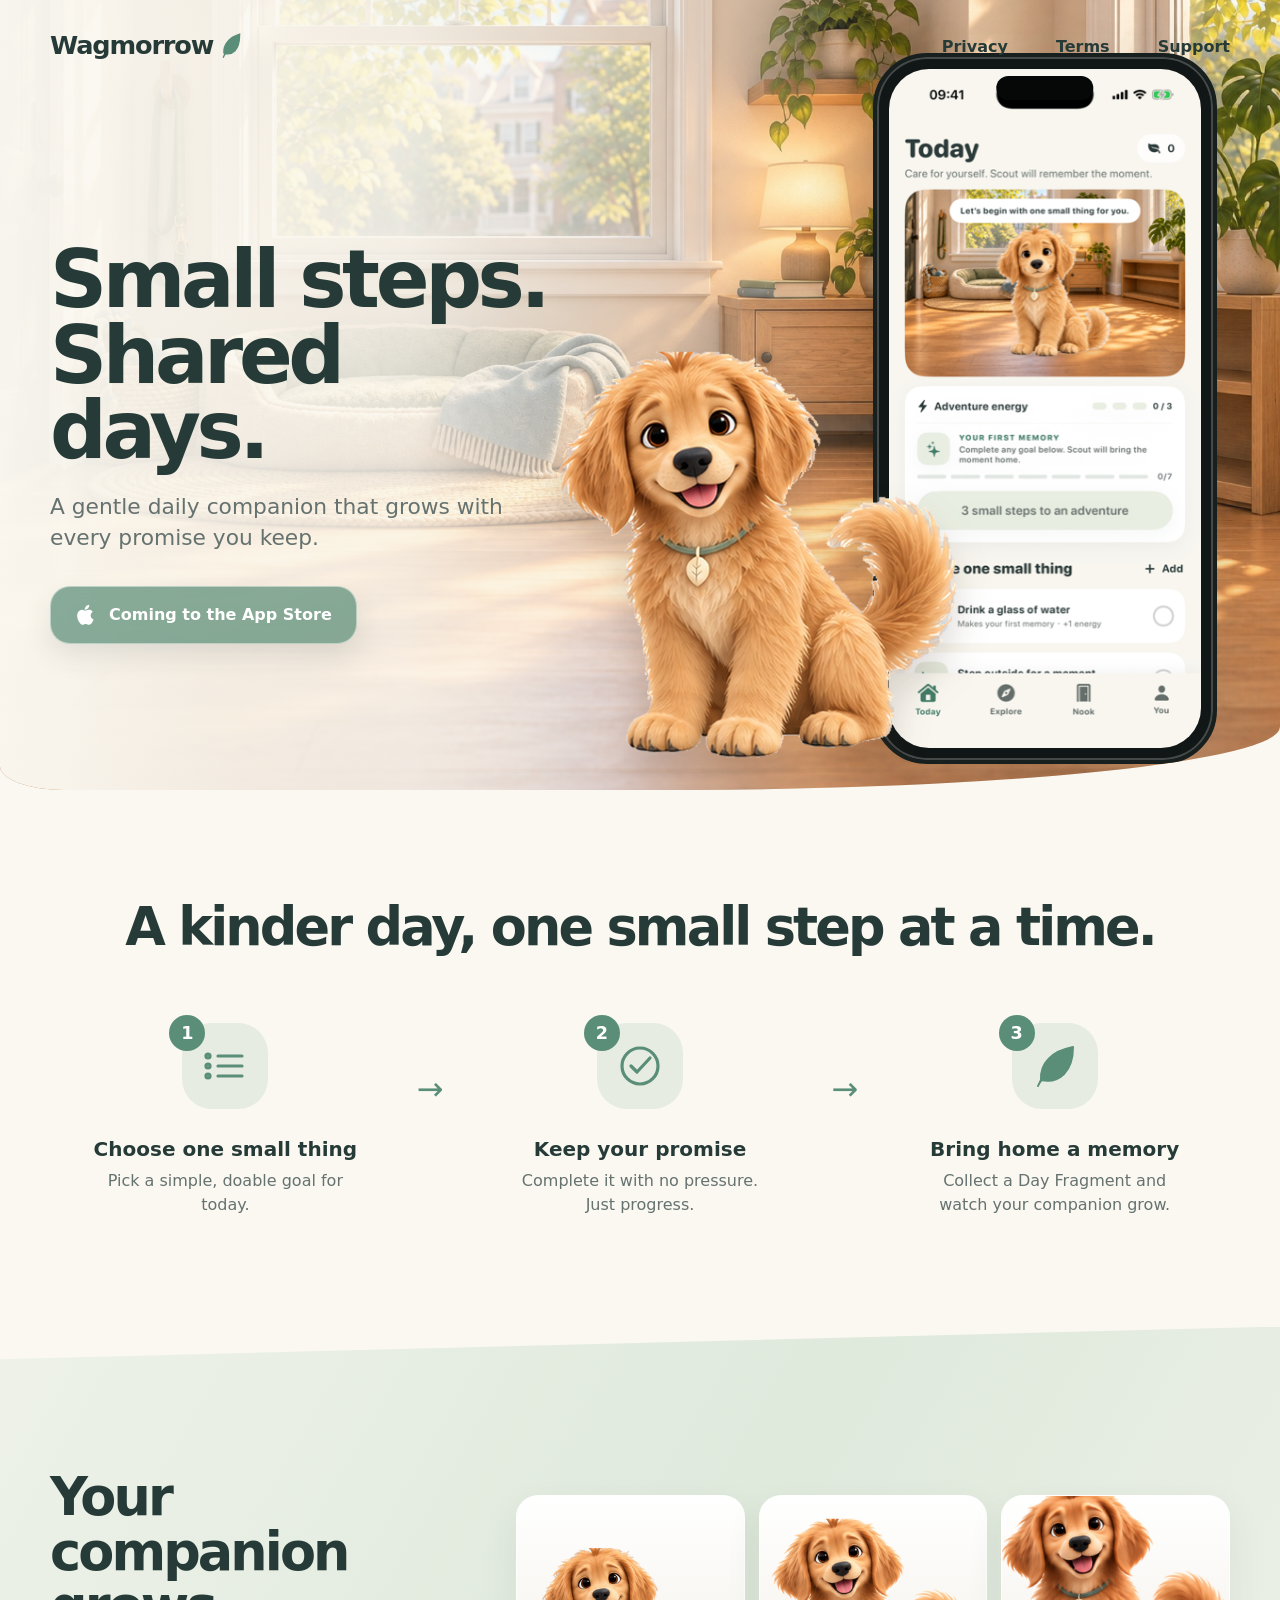
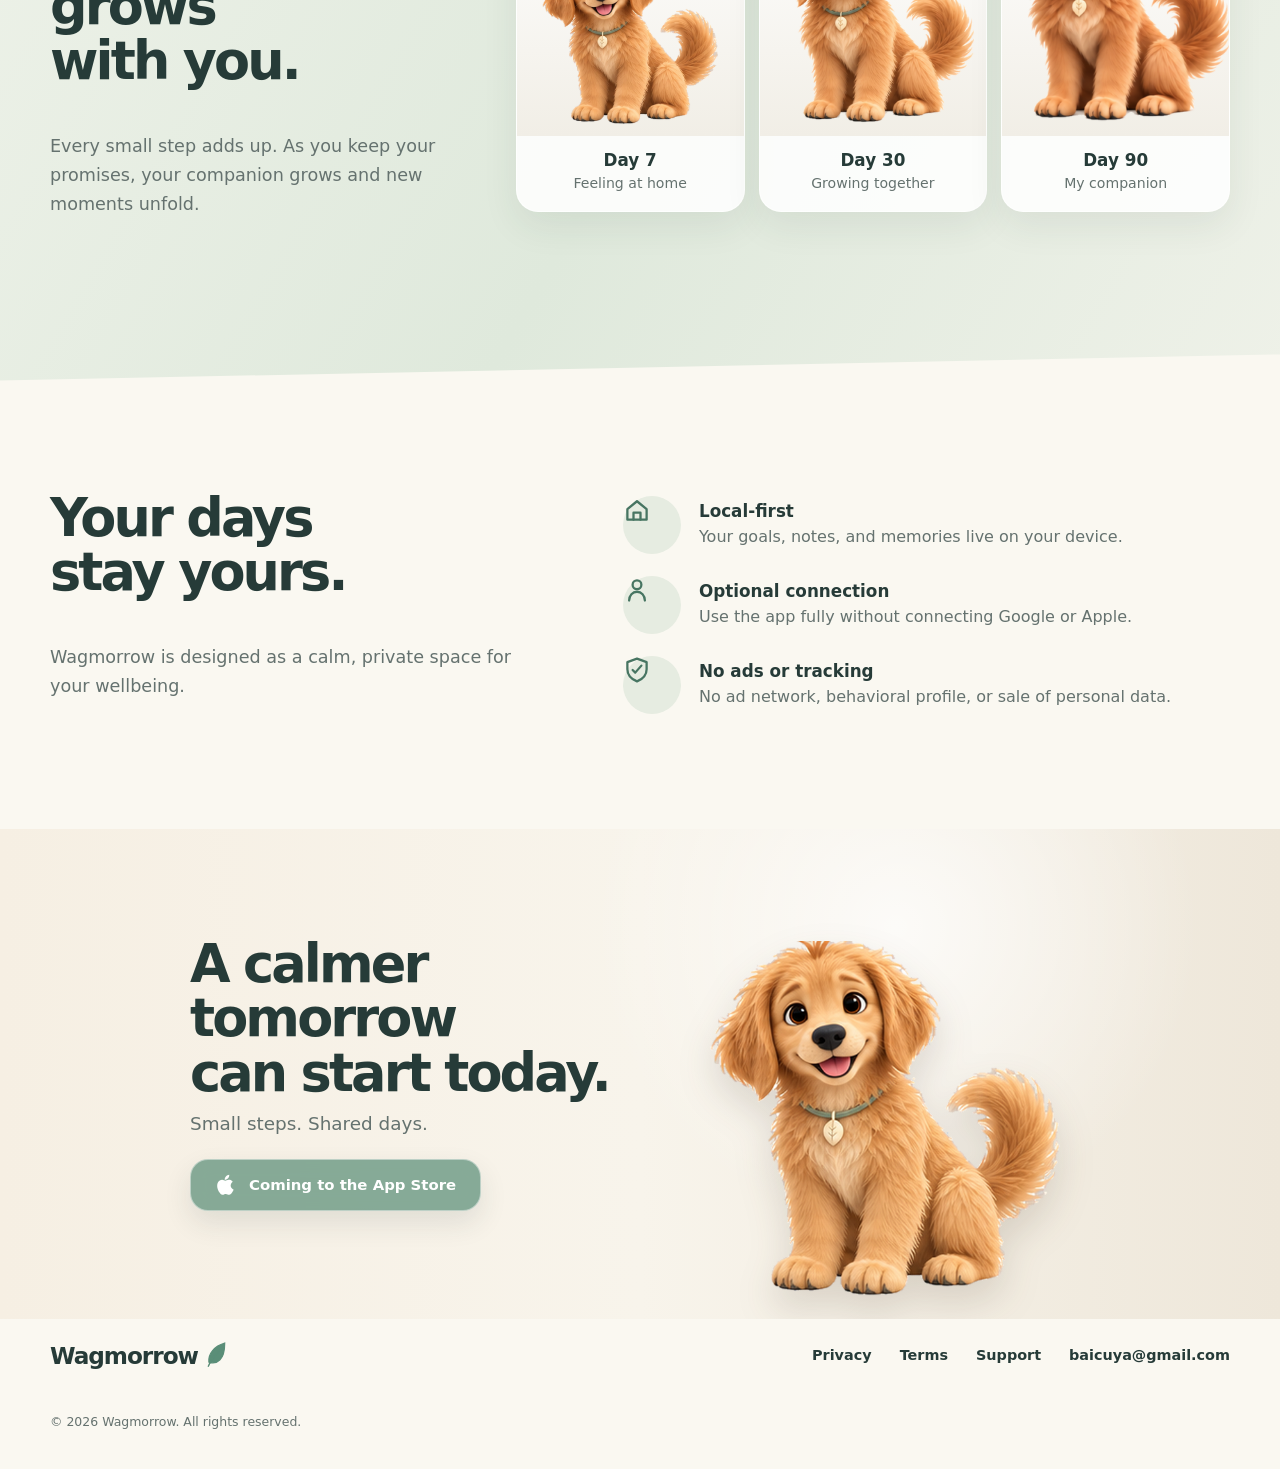
<file: index.html>
<!doctype html>
<html lang="en">
<head>
  <meta charset="utf-8">
  <meta name="viewport" content="width=device-width, initial-scale=1">
  <meta name="theme-color" content="#faf8f1">
  <meta name="description" content="Wagmorrow is a gentle daily companion that grows with every small promise you keep.">
  <meta property="og:title" content="Wagmorrow — Small steps. Shared days.">
  <meta property="og:description" content="A gentle daily companion that grows with every promise you keep.">
  <meta property="og:image" content="assets/app-icon.png">
  <title>Wagmorrow — Small steps. Shared days.</title>
  <link rel="icon" href="assets/app-icon.png">
  <link rel="stylesheet" href="styles.css">
</head>
<body>
  <a class="skip-link" href="#main">Skip to content</a>
  <header class="site-header">
    <a class="brand" href="./" aria-label="Wagmorrow home">
      <span>Wagmorrow</span>
      <svg viewBox="0 0 28 34" aria-hidden="true"><path d="M25 2C12 6 4 15 5 26c5 2 10 1 14-3 5-5 6-13 6-21Z"/><path d="M4 32c3-9 8-15 16-22"/></svg>
    </a>
    <nav aria-label="Primary navigation">
      <a href="privacy.html">Privacy</a>
      <a href="terms.html">Terms</a>
      <a href="support.html">Support</a>
    </nav>
  </header>

  <main id="main">
    <section class="hero" aria-labelledby="hero-title">
      <div class="hero-backdrop" aria-hidden="true"></div>
      <div class="hero-inner">
        <div class="hero-copy">
          <h1 id="hero-title">Small steps.<br>Shared days.</h1>
          <p>A gentle daily companion that grows with every promise you keep.</p>
          <span class="store-status" role="status">
            <svg viewBox="0 0 24 24" aria-hidden="true"><path d="M17.1 12.6c0-2.7 2.2-4 2.3-4.1-1.3-1.9-3.3-2.1-4-2.1-1.7-.2-3.3 1-4.1 1-.8 0-2.1-1-3.5-1-1.8 0-3.5 1.1-4.5 2.7-1.9 3.3-.5 8.2 1.4 10.9.9 1.3 2 2.8 3.5 2.7 1.4-.1 1.9-.9 3.6-.9 1.7 0 2.2.9 3.6.9 1.5 0 2.5-1.3 3.4-2.7 1.1-1.5 1.5-3 1.5-3.1-.1 0-3.2-1.2-3.2-4.3Zm-2.8-8c.8-1 1.4-2.4 1.2-3.8-1.2 0-2.7.8-3.6 1.8-.8.9-1.5 2.3-1.3 3.7 1.4.1 2.8-.7 3.7-1.7Z"/></svg>
            Coming to the App Store
          </span>
        </div>

        <div class="hero-product" aria-label="Wagmorrow app preview">
          <img class="hero-pup" src="assets/puppy-day-1.png" alt="A warm Golden Retriever puppy companion">
          <div class="phone-shell" aria-hidden="true">
            <div class="phone-speaker"></div>
            <img src="assets/app-today.png" alt="">
          </div>
        </div>
      </div>
    </section>

    <section class="daily-loop section" aria-labelledby="loop-title">
      <div class="section-inner">
        <h2 id="loop-title">A kinder day, one small step at a time.</h2>
        <ol class="steps">
          <li>
            <span class="step-number">1</span>
            <svg viewBox="0 0 48 48" aria-hidden="true"><path d="M17 14h24M17 24h24M17 34h24"/><circle cx="7" cy="14" r="2"/><circle cx="7" cy="24" r="2"/><circle cx="7" cy="34" r="2"/></svg>
            <h3>Choose one small thing</h3>
            <p>Pick a simple, doable goal for today.</p>
          </li>
          <li>
            <span class="step-number">2</span>
            <svg viewBox="0 0 48 48" aria-hidden="true"><circle cx="24" cy="24" r="18"/><path d="m15 24 6 6 13-14"/></svg>
            <h3>Keep your promise</h3>
            <p>Complete it with no pressure. Just progress.</p>
          </li>
          <li>
            <span class="step-number">3</span>
            <svg class="leaf-icon" viewBox="0 0 48 48" aria-hidden="true"><path d="M42 5C21 9 9 21 10 38c9 2 17 0 23-6 8-8 9-20 9-27Z"/><path d="M7 44c5-13 13-22 26-31"/></svg>
            <h3>Bring home a memory</h3>
            <p>Collect a Day Fragment and watch your companion grow.</p>
          </li>
        </ol>
      </div>
    </section>

    <section class="growth" aria-labelledby="growth-title">
      <div class="section-inner growth-grid">
        <div class="growth-copy">
          <h2 id="growth-title">Your companion grows with you.</h2>
          <p>Every small step adds up. As you keep your promises, your companion grows and new moments unfold.</p>
        </div>
        <ol class="growth-stages" aria-label="Companion growth milestones">
          <li>
            <div class="growth-image"><img src="assets/puppy-day-7.png" alt="Golden Retriever beginning to feel at home"></div>
            <strong>Day 7</strong>
            <span>Feeling at home</span>
          </li>
          <li>
            <div class="growth-image"><img src="assets/puppy-day-30.png" alt="Golden Retriever growing together with you"></div>
            <strong>Day 30</strong>
            <span>Growing together</span>
          </li>
          <li>
            <div class="growth-image"><img src="assets/puppy-day-90.png" alt="Your grown Golden Retriever companion"></div>
            <strong>Day 90</strong>
            <span>My companion</span>
          </li>
        </ol>
      </div>
    </section>

    <section class="privacy-promise section" aria-labelledby="privacy-title">
      <div class="section-inner privacy-grid">
        <div>
          <h2 id="privacy-title">Your days stay yours.</h2>
          <p>Wagmorrow is designed as a calm, private space for your wellbeing.</p>
        </div>
        <ul>
          <li>
            <span class="promise-icon"><svg viewBox="0 0 32 32" aria-hidden="true"><path d="m5 15 11-9 11 9v12H5Z"/><path d="M12 27v-8h8v8"/></svg></span>
            <div><strong>Local-first</strong><span>Your goals, notes, and memories live on your device.</span></div>
          </li>
          <li>
            <span class="promise-icon"><svg viewBox="0 0 32 32" aria-hidden="true"><circle cx="16" cy="10" r="5"/><path d="M7 28c0-6 4-10 9-10s9 4 9 10"/></svg></span>
            <div><strong>Optional connection</strong><span>Use the app fully without connecting Google or Apple.</span></div>
          </li>
          <li>
            <span class="promise-icon"><svg viewBox="0 0 32 32" aria-hidden="true"><path d="m16 3 11 4v8c0 7-4 11-11 14C9 26 5 22 5 15V7Z"/><path d="m11 16 3 3 7-8"/></svg></span>
            <div><strong>No ads or tracking</strong><span>No ad network, behavioral profile, or sale of personal data.</span></div>
          </li>
        </ul>
      </div>
    </section>

    <section class="closing" aria-labelledby="closing-title">
      <div class="closing-inner">
        <div>
          <h2 id="closing-title">A calmer tomorrow<br>can start today.</h2>
          <p>Small steps. Shared days.</p>
          <span class="store-status compact" role="status">
            <svg viewBox="0 0 24 24" aria-hidden="true"><path d="M17.1 12.6c0-2.7 2.2-4 2.3-4.1-1.3-1.9-3.3-2.1-4-2.1-1.7-.2-3.3 1-4.1 1-.8 0-2.1-1-3.5-1-1.8 0-3.5 1.1-4.5 2.7-1.9 3.3-.5 8.2 1.4 10.9.9 1.3 2 2.8 3.5 2.7 1.4-.1 1.9-.9 3.6-.9 1.7 0 2.2.9 3.6.9 1.5 0 2.5-1.3 3.4-2.7 1.1-1.5 1.5-3 1.5-3.1-.1 0-3.2-1.2-3.2-4.3Zm-2.8-8c.8-1 1.4-2.4 1.2-3.8-1.2 0-2.7.8-3.6 1.8-.8.9-1.5 2.3-1.3 3.7 1.4.1 2.8-.7 3.7-1.7Z"/></svg>
            Coming to the App Store
          </span>
        </div>
        <img src="assets/puppy-day-1.png" alt="Golden Retriever puppy resting at home">
      </div>
    </section>
  </main>

  <footer class="site-footer">
    <a class="brand" href="./" aria-label="Wagmorrow home"><span>Wagmorrow</span><svg viewBox="0 0 28 34" aria-hidden="true"><path d="M25 2C12 6 4 15 5 26c5 2 10 1 14-3 5-5 6-13 6-21Z"/><path d="M4 32c3-9 8-15 16-22"/></svg></a>
    <div>
      <a href="privacy.html">Privacy</a>
      <a href="terms.html">Terms</a>
      <a href="support.html">Support</a>
      <a href="mailto:baicuya@gmail.com">baicuya@gmail.com</a>
    </div>
    <p>© 2026 Wagmorrow. All rights reserved.</p>
  </footer>
</body>
</html>
</file>
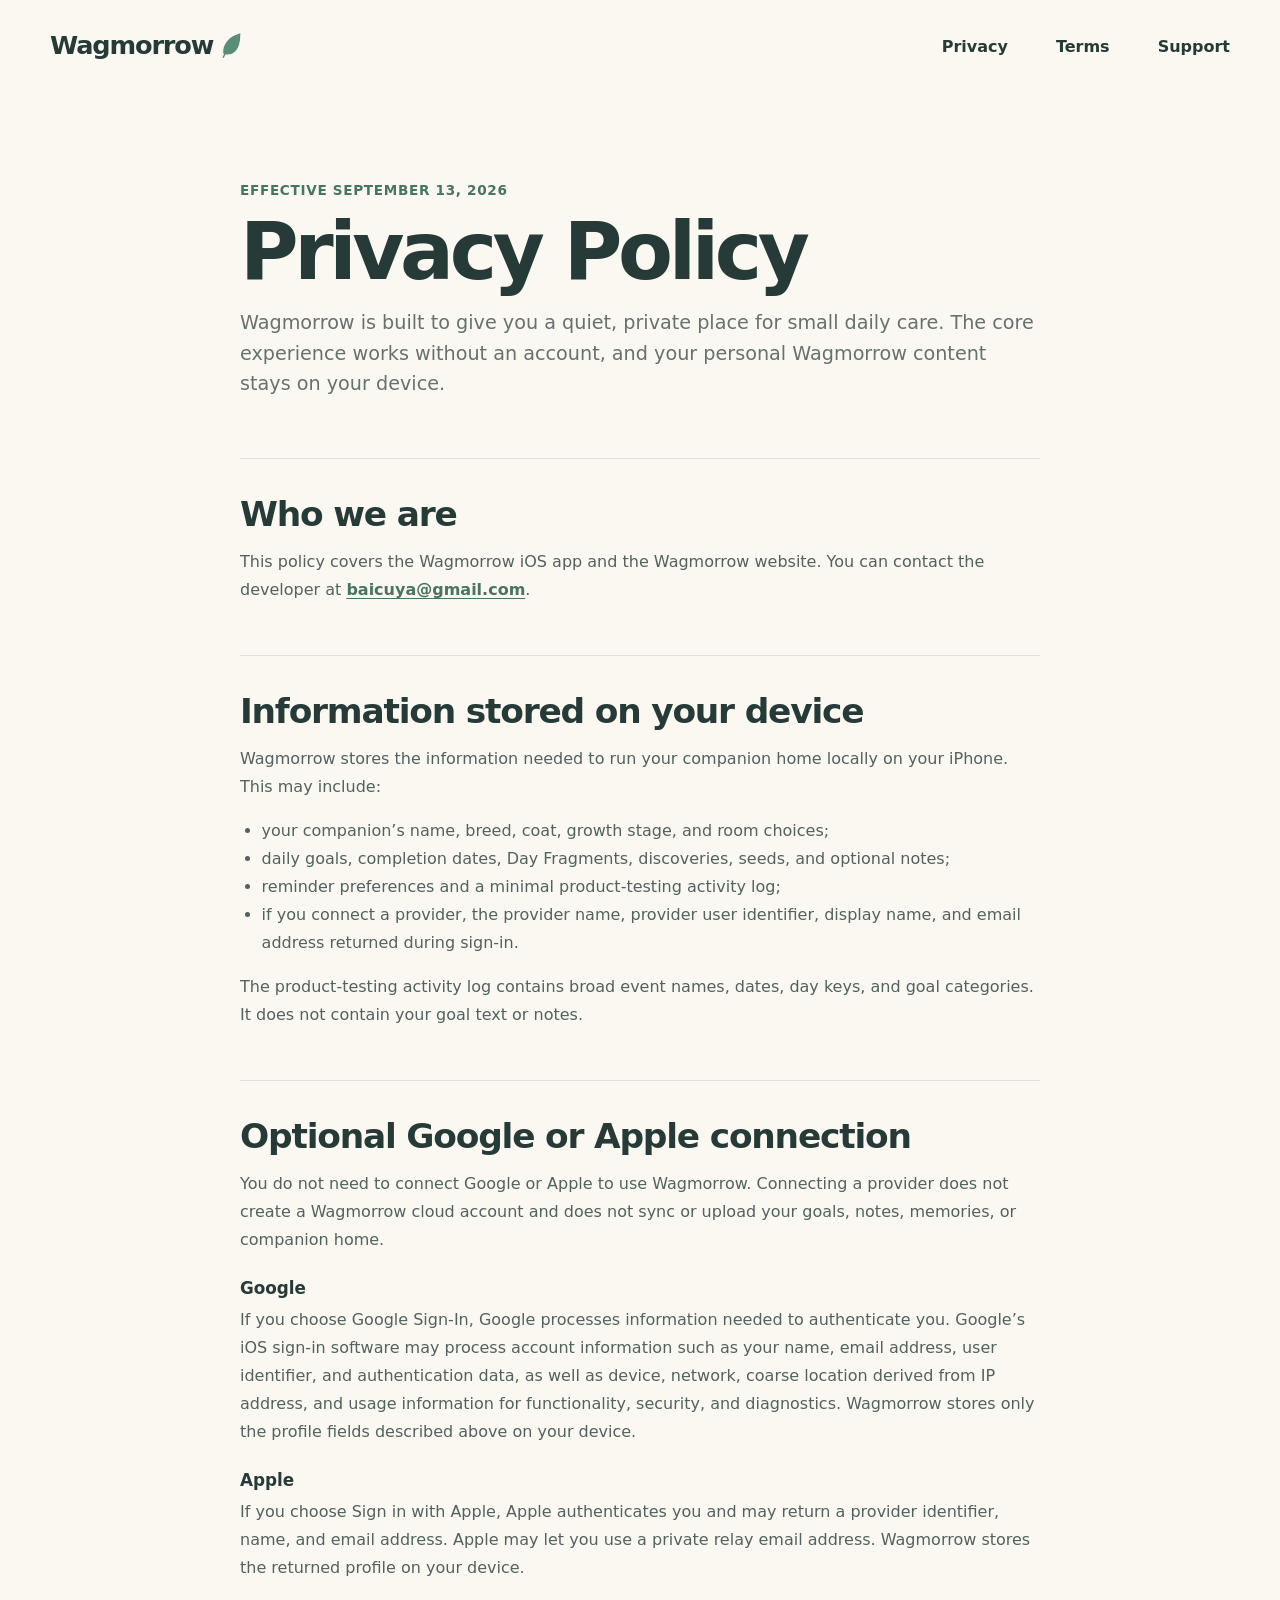
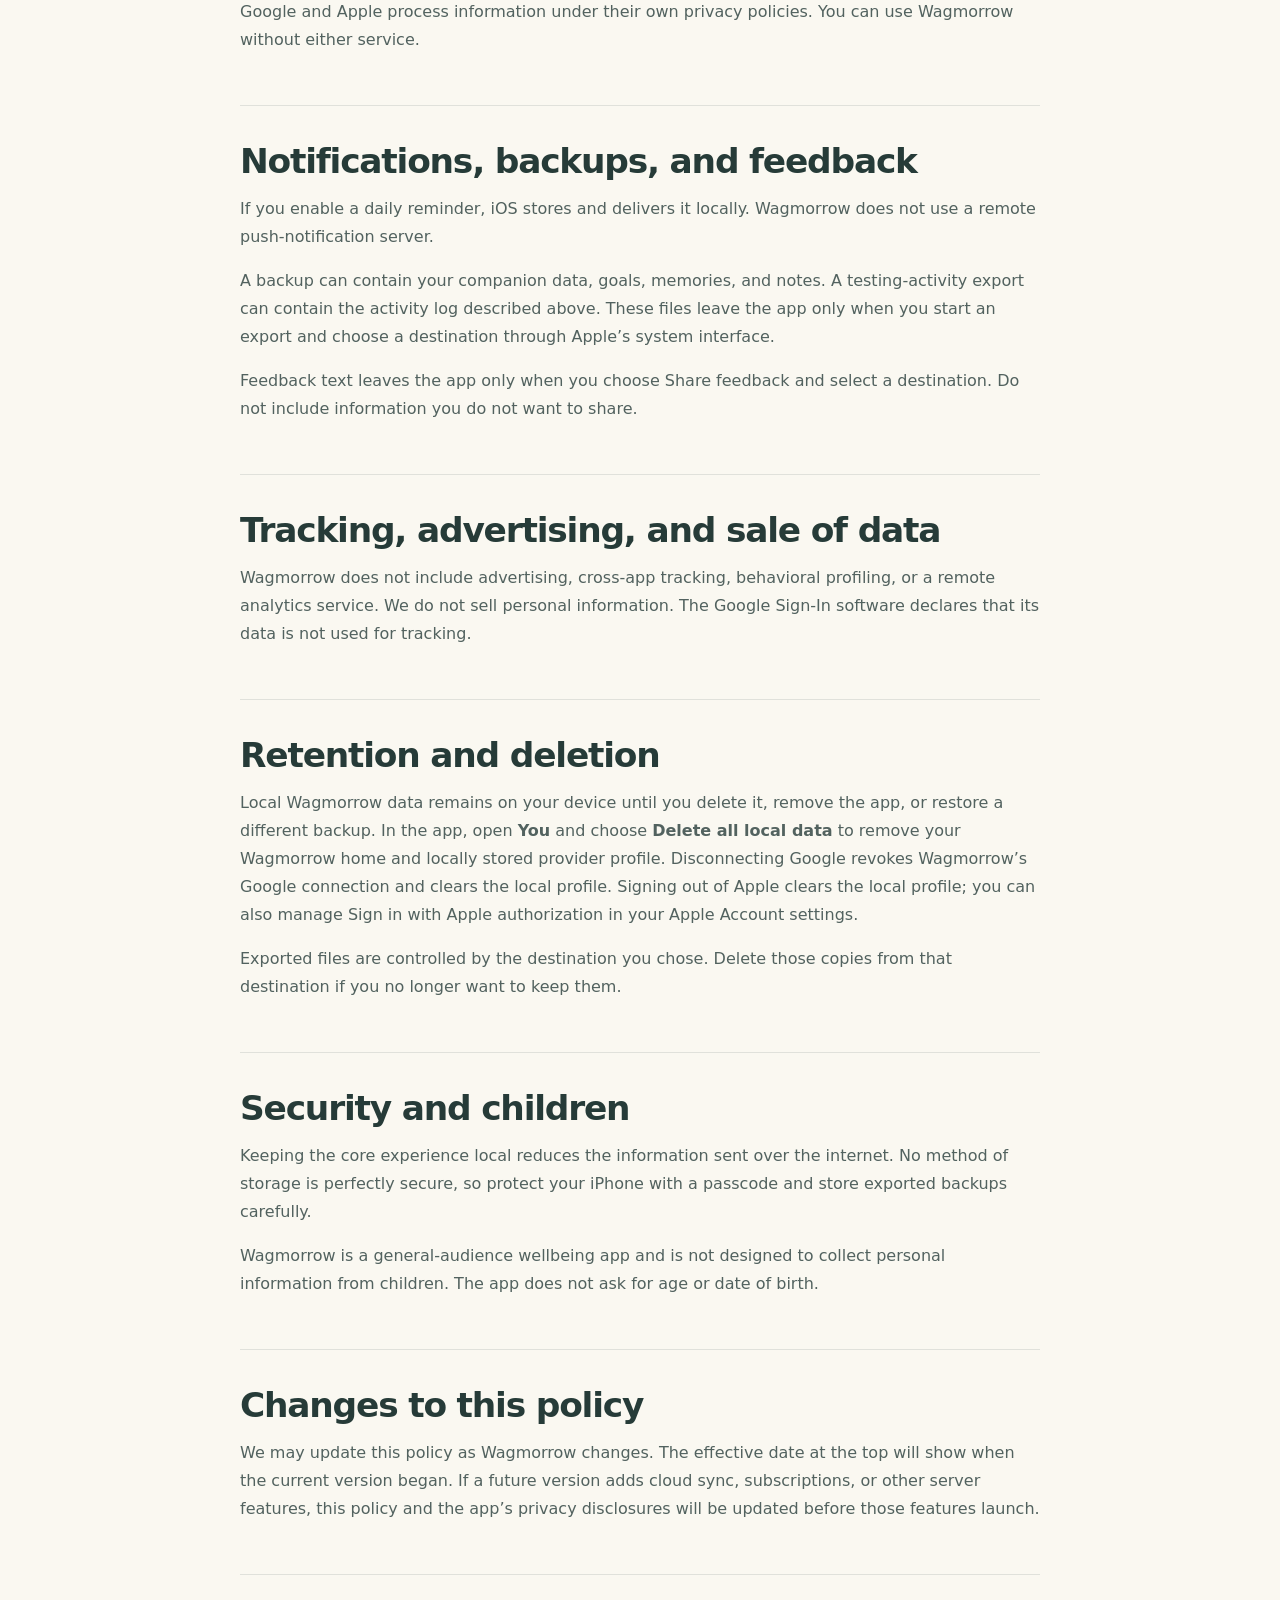
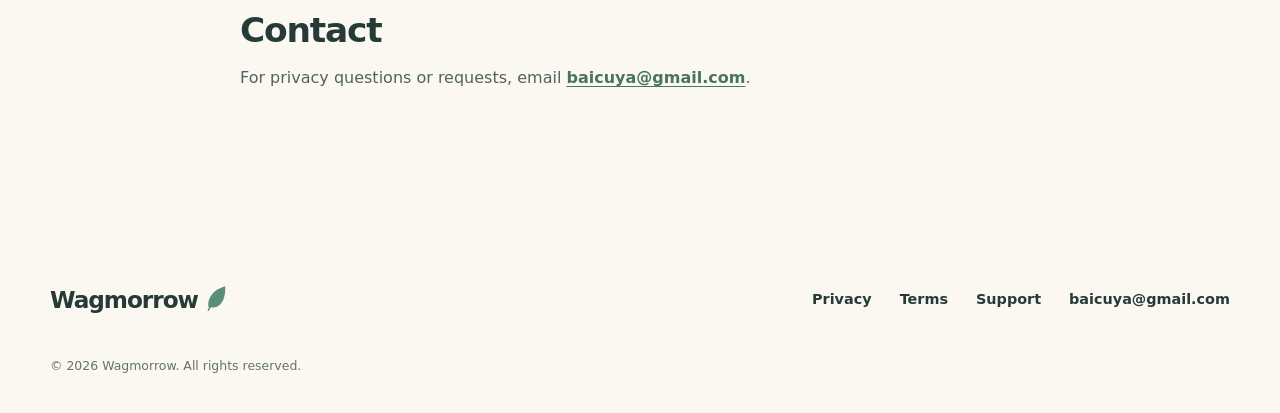
<file: privacy/index.html>
<!doctype html>
<html lang="en">
<head>
  <meta charset="utf-8">
  <meta name="viewport" content="width=device-width, initial-scale=1">
  <meta name="theme-color" content="#faf8f1">
  <meta name="description" content="Wagmorrow privacy policy.">
  <title>Privacy Policy — Wagmorrow</title>
  <link rel="icon" href="../assets/app-icon.png">
  <link rel="stylesheet" href="../styles.css">
</head>
<body class="document-page">
  <a class="skip-link" href="#main">Skip to content</a>
  <header class="site-header">
    <a class="brand" href="../" aria-label="Wagmorrow home"><span>Wagmorrow</span><svg viewBox="0 0 28 34" aria-hidden="true"><path d="M25 2C12 6 4 15 5 26c5 2 10 1 14-3 5-5 6-13 6-21Z"/><path d="M4 32c3-9 8-15 16-22"/></svg></a>
    <nav aria-label="Primary navigation"><a aria-current="page" href="../privacy.html">Privacy</a><a href="../terms.html">Terms</a><a href="../support.html">Support</a></nav>
  </header>

  <main id="main" class="document-main">
    <p class="document-meta">Effective September 13, 2026</p>
    <h1>Privacy Policy</h1>
    <p class="document-lead">Wagmorrow is built to give you a quiet, private place for small daily care. The core experience works without an account, and your personal Wagmorrow content stays on your device.</p>

    <section class="document-section">
      <h2>Who we are</h2>
      <p>This policy covers the Wagmorrow iOS app and the Wagmorrow website. You can contact the developer at <a href="mailto:baicuya@gmail.com">baicuya@gmail.com</a>.</p>
    </section>

    <section class="document-section">
      <h2>Information stored on your device</h2>
      <p>Wagmorrow stores the information needed to run your companion home locally on your iPhone. This may include:</p>
      <ul>
        <li>your companion’s name, breed, coat, growth stage, and room choices;</li>
        <li>daily goals, completion dates, Day Fragments, discoveries, seeds, and optional notes;</li>
        <li>reminder preferences and a minimal product-testing activity log;</li>
        <li>if you connect a provider, the provider name, provider user identifier, display name, and email address returned during sign-in.</li>
      </ul>
      <p>The product-testing activity log contains broad event names, dates, day keys, and goal categories. It does not contain your goal text or notes.</p>
    </section>

    <section class="document-section">
      <h2>Optional Google or Apple connection</h2>
      <p>You do not need to connect Google or Apple to use Wagmorrow. Connecting a provider does not create a Wagmorrow cloud account and does not sync or upload your goals, notes, memories, or companion home.</p>
      <h3>Google</h3>
      <p>If you choose Google Sign-In, Google processes information needed to authenticate you. Google’s iOS sign-in software may process account information such as your name, email address, user identifier, and authentication data, as well as device, network, coarse location derived from IP address, and usage information for functionality, security, and diagnostics. Wagmorrow stores only the profile fields described above on your device.</p>
      <h3>Apple</h3>
      <p>If you choose Sign in with Apple, Apple authenticates you and may return a provider identifier, name, and email address. Apple may let you use a private relay email address. Wagmorrow stores the returned profile on your device.</p>
      <p>Google and Apple process information under their own privacy policies. You can use Wagmorrow without either service.</p>
    </section>

    <section class="document-section">
      <h2>Notifications, backups, and feedback</h2>
      <p>If you enable a daily reminder, iOS stores and delivers it locally. Wagmorrow does not use a remote push-notification server.</p>
      <p>A backup can contain your companion data, goals, memories, and notes. A testing-activity export can contain the activity log described above. These files leave the app only when you start an export and choose a destination through Apple’s system interface.</p>
      <p>Feedback text leaves the app only when you choose Share feedback and select a destination. Do not include information you do not want to share.</p>
    </section>

    <section class="document-section">
      <h2>Tracking, advertising, and sale of data</h2>
      <p>Wagmorrow does not include advertising, cross-app tracking, behavioral profiling, or a remote analytics service. We do not sell personal information. The Google Sign-In software declares that its data is not used for tracking.</p>
    </section>

    <section class="document-section">
      <h2>Retention and deletion</h2>
      <p>Local Wagmorrow data remains on your device until you delete it, remove the app, or restore a different backup. In the app, open <strong>You</strong> and choose <strong>Delete all local data</strong> to remove your Wagmorrow home and locally stored provider profile. Disconnecting Google revokes Wagmorrow’s Google connection and clears the local profile. Signing out of Apple clears the local profile; you can also manage Sign in with Apple authorization in your Apple Account settings.</p>
      <p>Exported files are controlled by the destination you chose. Delete those copies from that destination if you no longer want to keep them.</p>
    </section>

    <section class="document-section">
      <h2>Security and children</h2>
      <p>Keeping the core experience local reduces the information sent over the internet. No method of storage is perfectly secure, so protect your iPhone with a passcode and store exported backups carefully.</p>
      <p>Wagmorrow is a general-audience wellbeing app and is not designed to collect personal information from children. The app does not ask for age or date of birth.</p>
    </section>

    <section class="document-section">
      <h2>Changes to this policy</h2>
      <p>We may update this policy as Wagmorrow changes. The effective date at the top will show when the current version began. If a future version adds cloud sync, subscriptions, or other server features, this policy and the app’s privacy disclosures will be updated before those features launch.</p>
    </section>

    <section class="document-section">
      <h2>Contact</h2>
      <p>For privacy questions or requests, email <a href="mailto:baicuya@gmail.com">baicuya@gmail.com</a>.</p>
    </section>
  </main>

  <footer class="site-footer">
    <a class="brand" href="../" aria-label="Wagmorrow home"><span>Wagmorrow</span><svg viewBox="0 0 28 34" aria-hidden="true"><path d="M25 2C12 6 4 15 5 26c5 2 10 1 14-3 5-5 6-13 6-21Z"/><path d="M4 32c3-9 8-15 16-22"/></svg></a>
    <div><a href="../privacy.html">Privacy</a><a href="../terms.html">Terms</a><a href="../support.html">Support</a><a href="mailto:baicuya@gmail.com">baicuya@gmail.com</a></div>
    <p>© 2026 Wagmorrow. All rights reserved.</p>
  </footer>
</body>
</html>
</file>
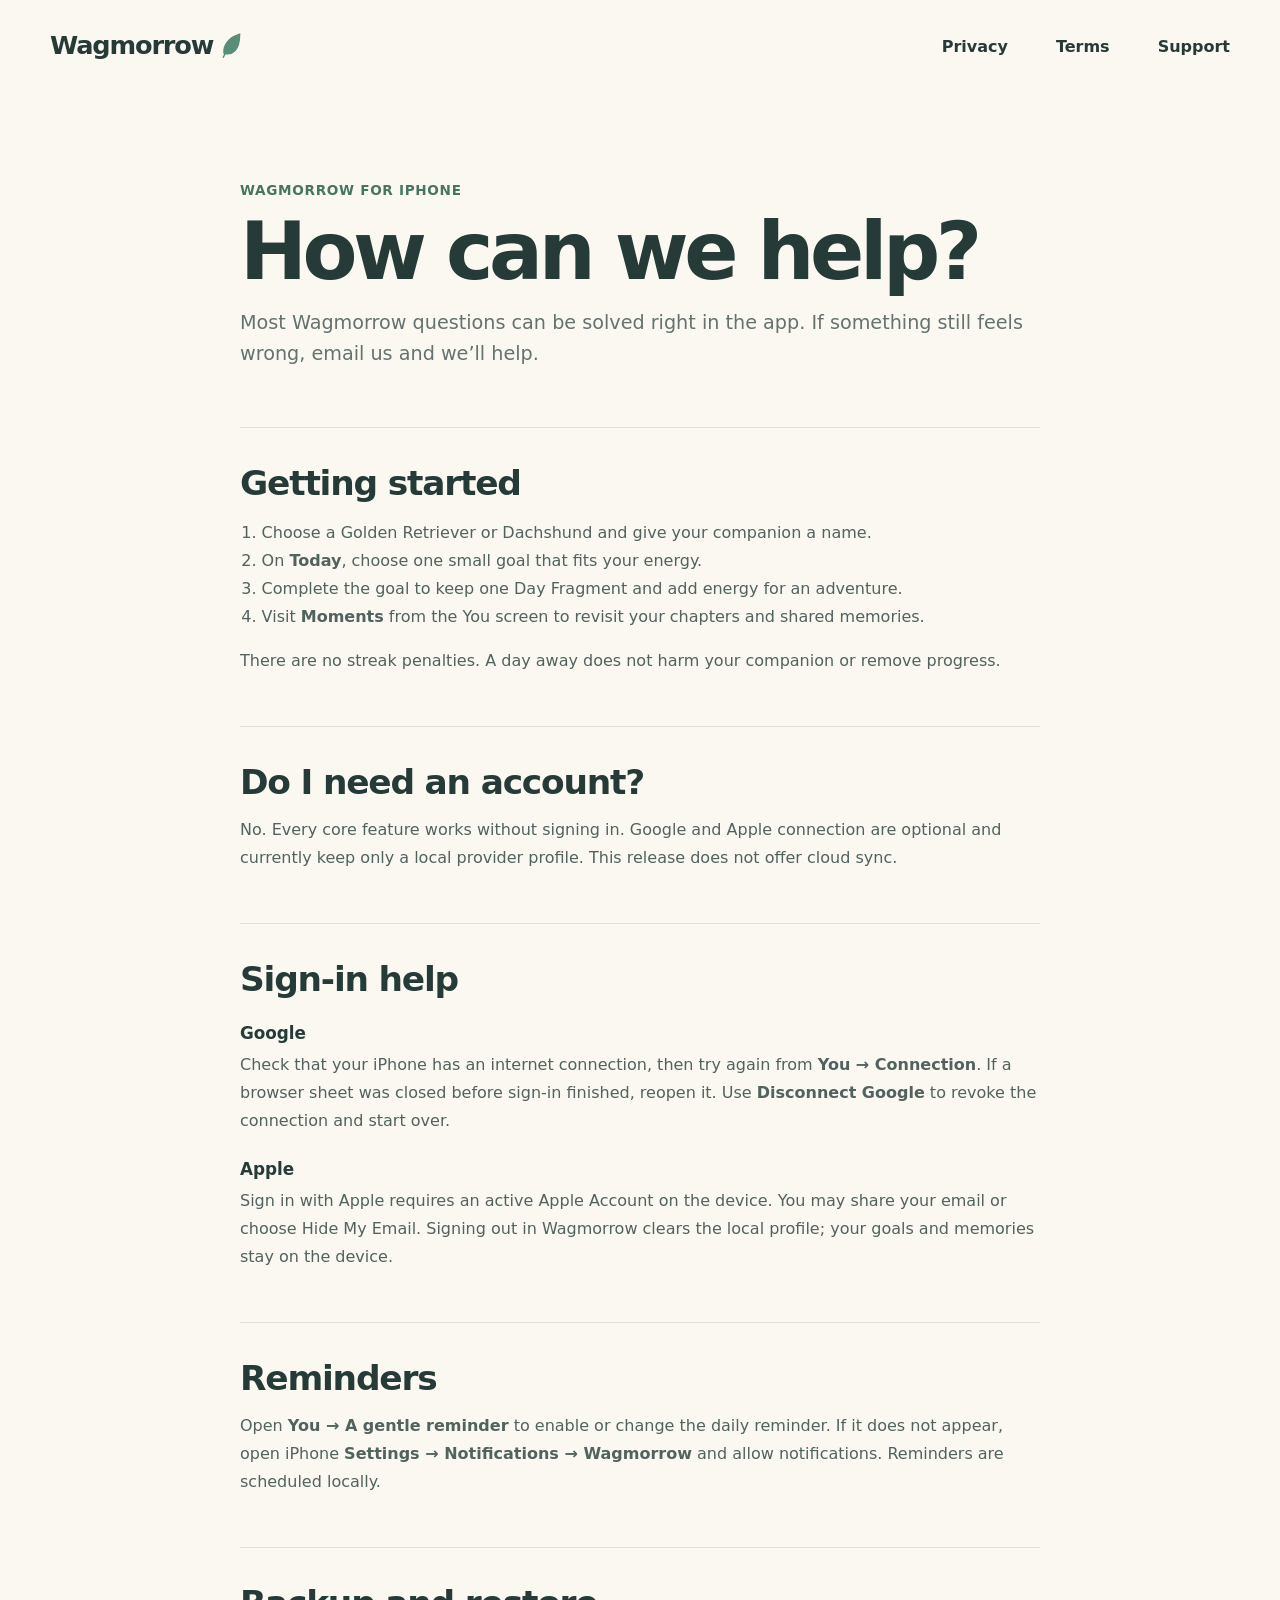
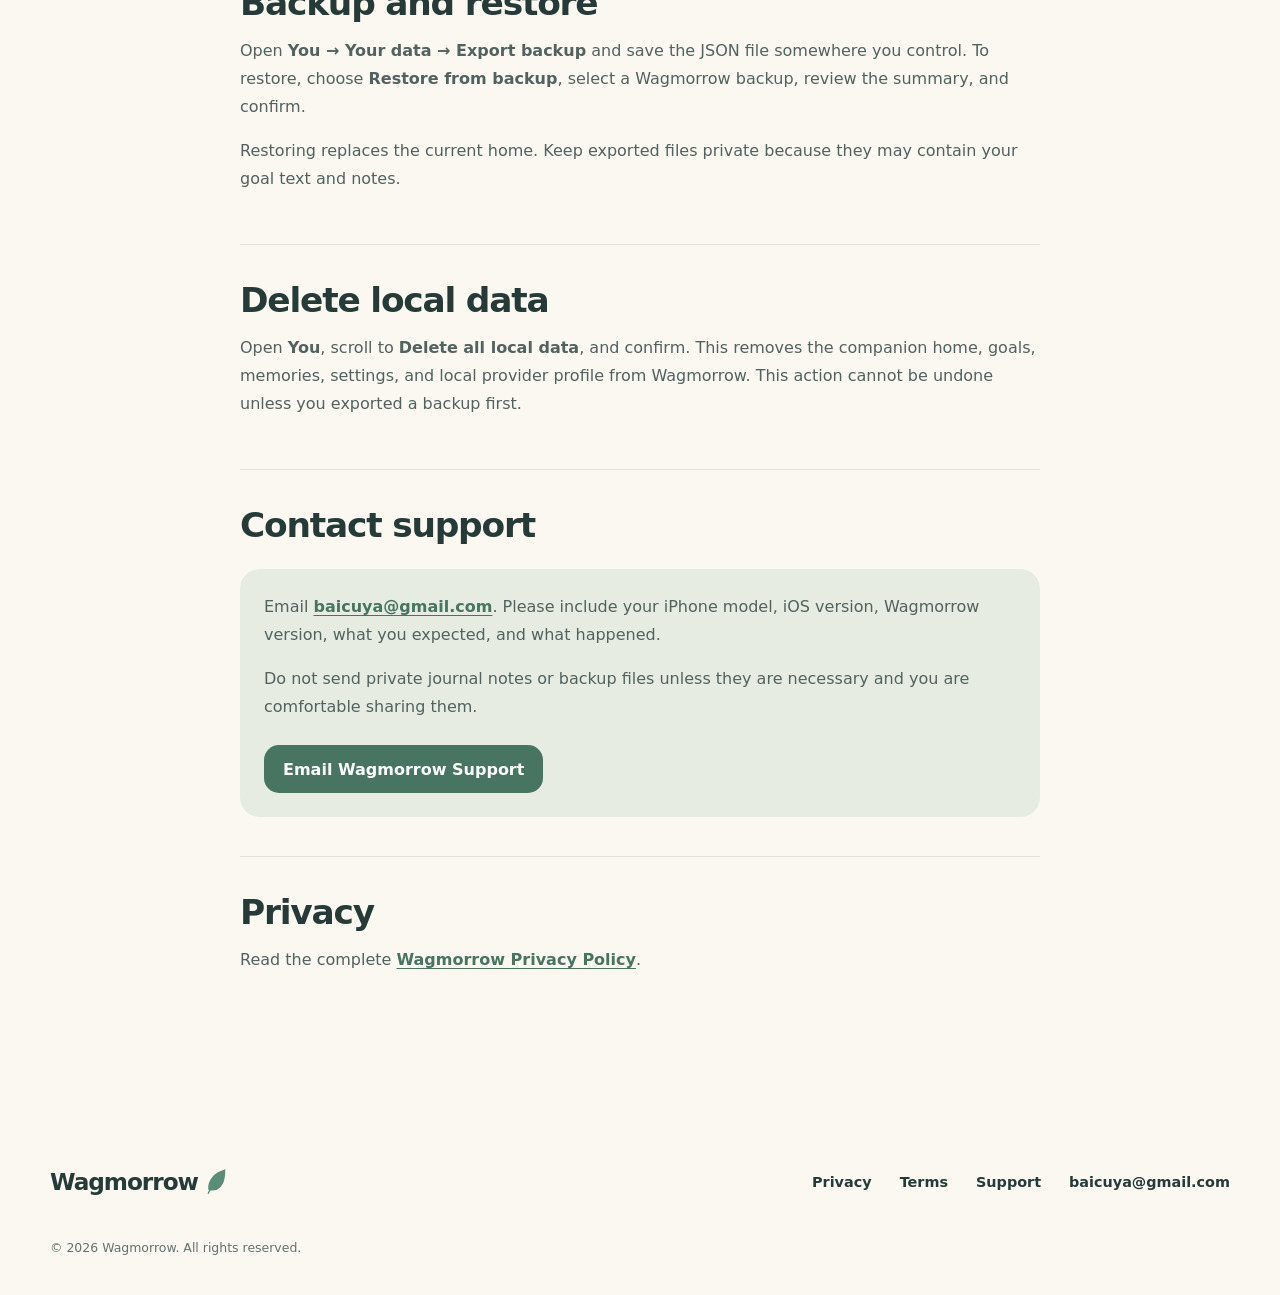
<file: support/index.html>
<!doctype html>
<html lang="en">
<head>
  <meta charset="utf-8">
  <meta name="viewport" content="width=device-width, initial-scale=1">
  <meta name="theme-color" content="#faf8f1">
  <meta name="description" content="Help and support for the Wagmorrow iPhone app.">
  <title>Support — Wagmorrow</title>
  <link rel="icon" href="../assets/app-icon.png">
  <link rel="stylesheet" href="../styles.css">
</head>
<body class="document-page">
  <a class="skip-link" href="#main">Skip to content</a>
  <header class="site-header">
    <a class="brand" href="../" aria-label="Wagmorrow home"><span>Wagmorrow</span><svg viewBox="0 0 28 34" aria-hidden="true"><path d="M25 2C12 6 4 15 5 26c5 2 10 1 14-3 5-5 6-13 6-21Z"/><path d="M4 32c3-9 8-15 16-22"/></svg></a>
    <nav aria-label="Primary navigation"><a href="../privacy.html">Privacy</a><a href="../terms.html">Terms</a><a aria-current="page" href="../support.html">Support</a></nav>
  </header>

  <main id="main" class="document-main">
    <p class="document-meta">Wagmorrow for iPhone</p>
    <h1>How can we help?</h1>
    <p class="document-lead">Most Wagmorrow questions can be solved right in the app. If something still feels wrong, email us and we’ll help.</p>

    <section class="document-section">
      <h2>Getting started</h2>
      <ol>
        <li>Choose a Golden Retriever or Dachshund and give your companion a name.</li>
        <li>On <strong>Today</strong>, choose one small goal that fits your energy.</li>
        <li>Complete the goal to keep one Day Fragment and add energy for an adventure.</li>
        <li>Visit <strong>Moments</strong> from the You screen to revisit your chapters and shared memories.</li>
      </ol>
      <p>There are no streak penalties. A day away does not harm your companion or remove progress.</p>
    </section>

    <section class="document-section">
      <h2>Do I need an account?</h2>
      <p>No. Every core feature works without signing in. Google and Apple connection are optional and currently keep only a local provider profile. This release does not offer cloud sync.</p>
    </section>

    <section class="document-section">
      <h2>Sign-in help</h2>
      <h3>Google</h3>
      <p>Check that your iPhone has an internet connection, then try again from <strong>You → Connection</strong>. If a browser sheet was closed before sign-in finished, reopen it. Use <strong>Disconnect Google</strong> to revoke the connection and start over.</p>
      <h3>Apple</h3>
      <p>Sign in with Apple requires an active Apple Account on the device. You may share your email or choose Hide My Email. Signing out in Wagmorrow clears the local profile; your goals and memories stay on the device.</p>
    </section>

    <section class="document-section">
      <h2>Reminders</h2>
      <p>Open <strong>You → A gentle reminder</strong> to enable or change the daily reminder. If it does not appear, open iPhone <strong>Settings → Notifications → Wagmorrow</strong> and allow notifications. Reminders are scheduled locally.</p>
    </section>

    <section class="document-section">
      <h2>Backup and restore</h2>
      <p>Open <strong>You → Your data → Export backup</strong> and save the JSON file somewhere you control. To restore, choose <strong>Restore from backup</strong>, select a Wagmorrow backup, review the summary, and confirm.</p>
      <p>Restoring replaces the current home. Keep exported files private because they may contain your goal text and notes.</p>
    </section>

    <section class="document-section">
      <h2>Delete local data</h2>
      <p>Open <strong>You</strong>, scroll to <strong>Delete all local data</strong>, and confirm. This removes the companion home, goals, memories, settings, and local provider profile from Wagmorrow. This action cannot be undone unless you exported a backup first.</p>
    </section>

    <section class="document-section">
      <h2>Contact support</h2>
      <div class="support-callout">
        <p>Email <a href="mailto:baicuya@gmail.com">baicuya@gmail.com</a>. Please include your iPhone model, iOS version, Wagmorrow version, what you expected, and what happened.</p>
        <p>Do not send private journal notes or backup files unless they are necessary and you are comfortable sharing them.</p>
        <a class="plain-button" href="mailto:baicuya@gmail.com?subject=Wagmorrow%20Support">Email Wagmorrow Support</a>
      </div>
    </section>

    <section class="document-section">
      <h2>Privacy</h2>
      <p>Read the complete <a href="../privacy.html">Wagmorrow Privacy Policy</a>.</p>
    </section>
  </main>

  <footer class="site-footer">
    <a class="brand" href="../" aria-label="Wagmorrow home"><span>Wagmorrow</span><svg viewBox="0 0 28 34" aria-hidden="true"><path d="M25 2C12 6 4 15 5 26c5 2 10 1 14-3 5-5 6-13 6-21Z"/><path d="M4 32c3-9 8-15 16-22"/></svg></a>
    <div><a href="../privacy.html">Privacy</a><a href="../terms.html">Terms</a><a href="../support.html">Support</a><a href="mailto:baicuya@gmail.com">baicuya@gmail.com</a></div>
    <p>© 2026 Wagmorrow. All rights reserved.</p>
  </footer>
</body>
</html>
</file>
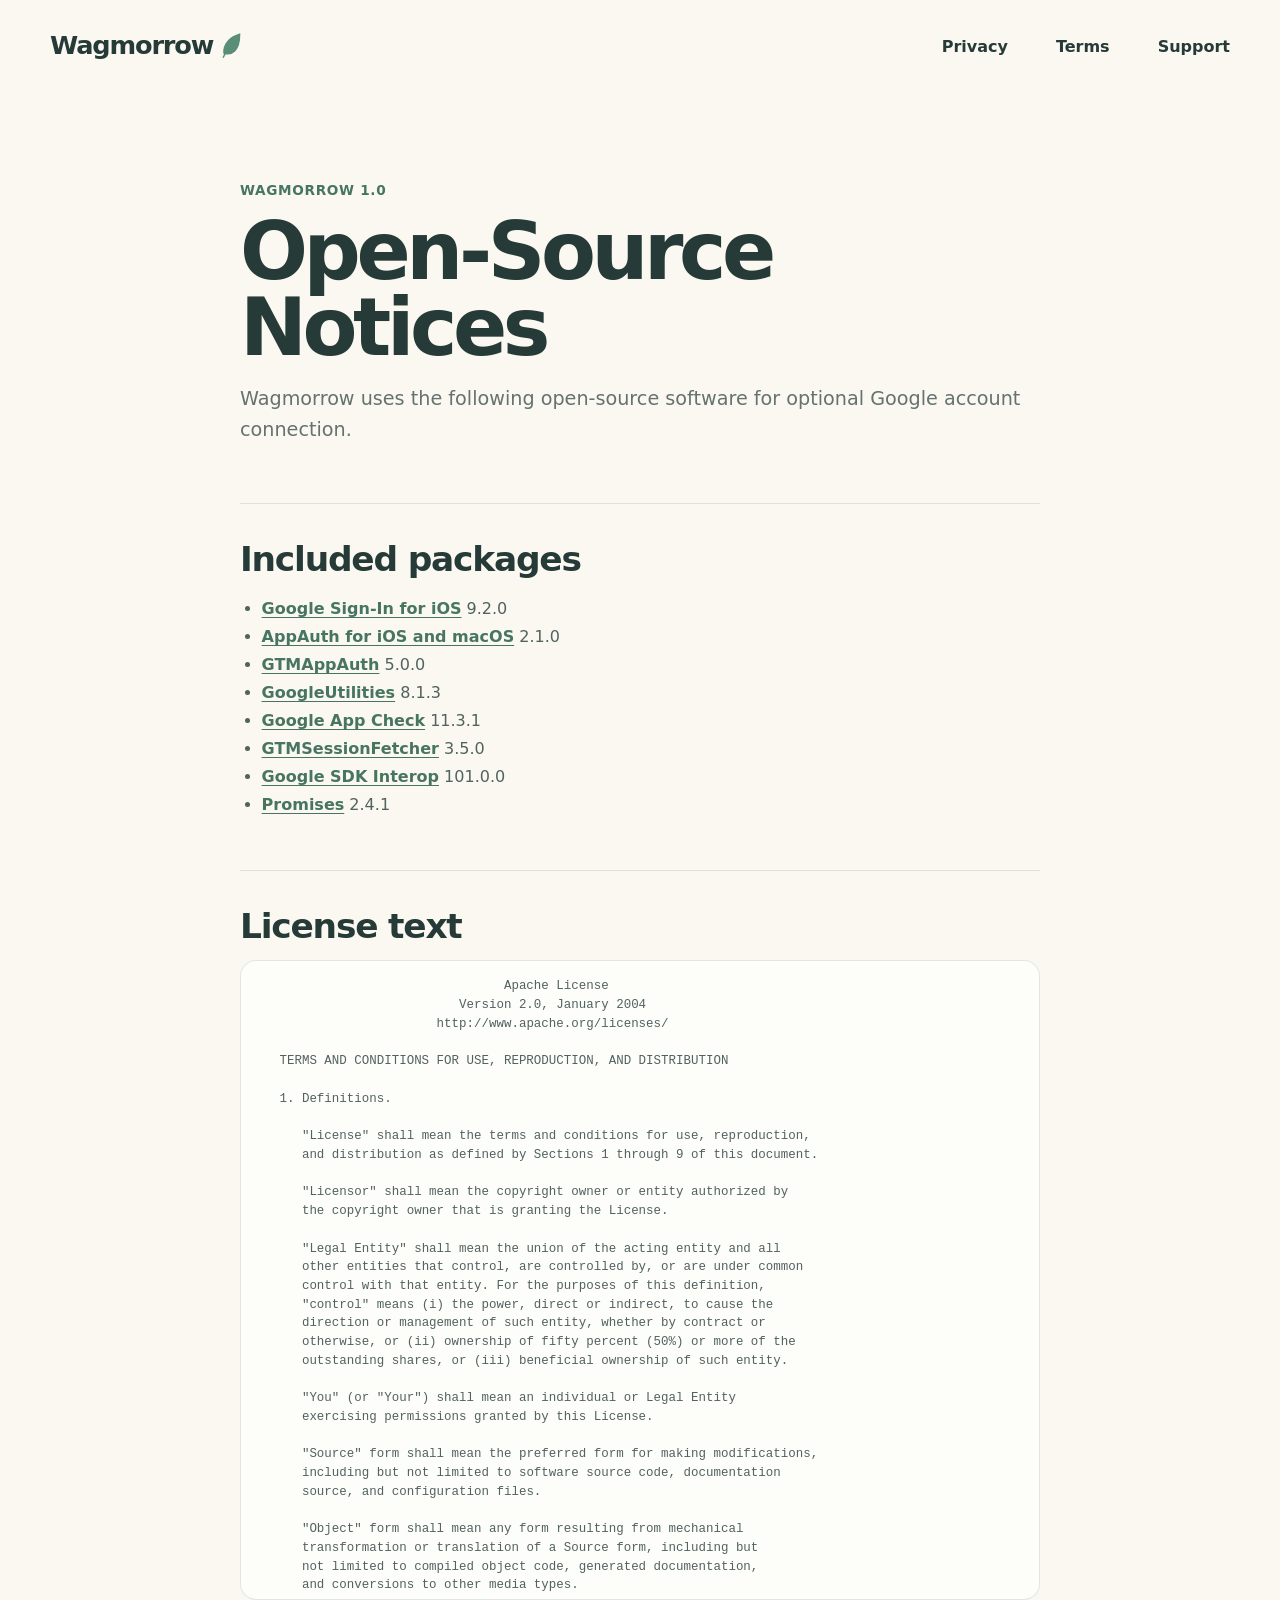
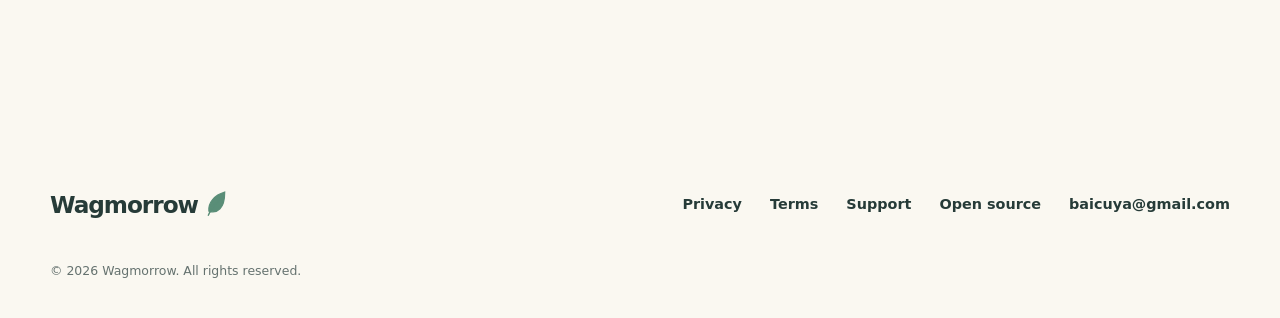
<file: open-source.html>
<!doctype html>
<html lang="en">
<head>
  <meta charset="utf-8">
  <meta name="viewport" content="width=device-width, initial-scale=1">
  <meta name="theme-color" content="#faf8f1">
  <meta name="description" content="Open-source software notices for the Wagmorrow iPhone app.">
  <title>Open-Source Notices — Wagmorrow</title>
  <link rel="icon" href="assets/app-icon.png">
  <link rel="stylesheet" href="styles.css">
</head>
<body class="document-page">
  <a class="skip-link" href="#main">Skip to content</a>
  <header class="site-header">
    <a class="brand" href="./" aria-label="Wagmorrow home"><span>Wagmorrow</span><svg viewBox="0 0 28 34" aria-hidden="true"><path d="M25 2C12 6 4 15 5 26c5 2 10 1 14-3 5-5 6-13 6-21Z"/><path d="M4 32c3-9 8-15 16-22"/></svg></a>
    <nav aria-label="Primary navigation"><a href="privacy.html">Privacy</a><a href="terms.html">Terms</a><a href="support.html">Support</a></nav>
  </header>

  <main id="main" class="document-main">
    <p class="document-meta">Wagmorrow 1.0</p>
    <h1>Open-Source Notices</h1>
    <p class="document-lead">Wagmorrow uses the following open-source software for optional Google account connection.</p>

    <section class="document-section">
      <h2>Included packages</h2>
      <ul>
        <li><a href="https://github.com/google/GoogleSignIn-iOS">Google Sign-In for iOS</a> 9.2.0</li>
        <li><a href="https://github.com/openid/AppAuth-iOS">AppAuth for iOS and macOS</a> 2.1.0</li>
        <li><a href="https://github.com/google/GTMAppAuth">GTMAppAuth</a> 5.0.0</li>
        <li><a href="https://github.com/google/GoogleUtilities">GoogleUtilities</a> 8.1.3</li>
        <li><a href="https://github.com/google/app-check">Google App Check</a> 11.3.1</li>
        <li><a href="https://github.com/google/gtm-session-fetcher">GTMSessionFetcher</a> 3.5.0</li>
        <li><a href="https://github.com/google/interop-ios-for-google-sdks">Google SDK Interop</a> 101.0.0</li>
        <li><a href="https://github.com/google/promises">Promises</a> 2.4.1</li>
      </ul>
    </section>

    <section class="document-section">
      <h2>License text</h2>
      <pre class="license-text">
                                 Apache License
                           Version 2.0, January 2004
                        http://www.apache.org/licenses/

   TERMS AND CONDITIONS FOR USE, REPRODUCTION, AND DISTRIBUTION

   1. Definitions.

      &quot;License&quot; shall mean the terms and conditions for use, reproduction,
      and distribution as defined by Sections 1 through 9 of this document.

      &quot;Licensor&quot; shall mean the copyright owner or entity authorized by
      the copyright owner that is granting the License.

      &quot;Legal Entity&quot; shall mean the union of the acting entity and all
      other entities that control, are controlled by, or are under common
      control with that entity. For the purposes of this definition,
      &quot;control&quot; means (i) the power, direct or indirect, to cause the
      direction or management of such entity, whether by contract or
      otherwise, or (ii) ownership of fifty percent (50%) or more of the
      outstanding shares, or (iii) beneficial ownership of such entity.

      &quot;You&quot; (or &quot;Your&quot;) shall mean an individual or Legal Entity
      exercising permissions granted by this License.

      &quot;Source&quot; form shall mean the preferred form for making modifications,
      including but not limited to software source code, documentation
      source, and configuration files.

      &quot;Object&quot; form shall mean any form resulting from mechanical
      transformation or translation of a Source form, including but
      not limited to compiled object code, generated documentation,
      and conversions to other media types.

      &quot;Work&quot; shall mean the work of authorship, whether in Source or
      Object form, made available under the License, as indicated by a
      copyright notice that is included in or attached to the work
      (an example is provided in the Appendix below).

      &quot;Derivative Works&quot; shall mean any work, whether in Source or Object
      form, that is based on (or derived from) the Work and for which the
      editorial revisions, annotations, elaborations, or other modifications
      represent, as a whole, an original work of authorship. For the purposes
      of this License, Derivative Works shall not include works that remain
      separable from, or merely link (or bind by name) to the interfaces of,
      the Work and Derivative Works thereof.

      &quot;Contribution&quot; shall mean any work of authorship, including
      the original version of the Work and any modifications or additions
      to that Work or Derivative Works thereof, that is intentionally
      submitted to Licensor for inclusion in the Work by the copyright owner
      or by an individual or Legal Entity authorized to submit on behalf of
      the copyright owner. For the purposes of this definition, &quot;submitted&quot;
      means any form of electronic, verbal, or written communication sent
      to the Licensor or its representatives, including but not limited to
      communication on electronic mailing lists, source code control systems,
      and issue tracking systems that are managed by, or on behalf of, the
      Licensor for the purpose of discussing and improving the Work, but
      excluding communication that is conspicuously marked or otherwise
      designated in writing by the copyright owner as &quot;Not a Contribution.&quot;

      &quot;Contributor&quot; shall mean Licensor and any individual or Legal Entity
      on behalf of whom a Contribution has been received by Licensor and
      subsequently incorporated within the Work.

   2. Grant of Copyright License. Subject to the terms and conditions of
      this License, each Contributor hereby grants to You a perpetual,
      worldwide, non-exclusive, no-charge, royalty-free, irrevocable
      copyright license to reproduce, prepare Derivative Works of,
      publicly display, publicly perform, sublicense, and distribute the
      Work and such Derivative Works in Source or Object form.

   3. Grant of Patent License. Subject to the terms and conditions of
      this License, each Contributor hereby grants to You a perpetual,
      worldwide, non-exclusive, no-charge, royalty-free, irrevocable
      (except as stated in this section) patent license to make, have made,
      use, offer to sell, sell, import, and otherwise transfer the Work,
      where such license applies only to those patent claims licensable
      by such Contributor that are necessarily infringed by their
      Contribution(s) alone or by combination of their Contribution(s)
      with the Work to which such Contribution(s) was submitted. If You
      institute patent litigation against any entity (including a
      cross-claim or counterclaim in a lawsuit) alleging that the Work
      or a Contribution incorporated within the Work constitutes direct
      or contributory patent infringement, then any patent licenses
      granted to You under this License for that Work shall terminate
      as of the date such litigation is filed.

   4. Redistribution. You may reproduce and distribute copies of the
      Work or Derivative Works thereof in any medium, with or without
      modifications, and in Source or Object form, provided that You
      meet the following conditions:

      (a) You must give any other recipients of the Work or
          Derivative Works a copy of this License; and

      (b) You must cause any modified files to carry prominent notices
          stating that You changed the files; and

      (c) You must retain, in the Source form of any Derivative Works
          that You distribute, all copyright, patent, trademark, and
          attribution notices from the Source form of the Work,
          excluding those notices that do not pertain to any part of
          the Derivative Works; and

      (d) If the Work includes a &quot;NOTICE&quot; text file as part of its
          distribution, then any Derivative Works that You distribute must
          include a readable copy of the attribution notices contained
          within such NOTICE file, excluding those notices that do not
          pertain to any part of the Derivative Works, in at least one
          of the following places: within a NOTICE text file distributed
          as part of the Derivative Works; within the Source form or
          documentation, if provided along with the Derivative Works; or,
          within a display generated by the Derivative Works, if and
          wherever such third-party notices normally appear. The contents
          of the NOTICE file are for informational purposes only and
          do not modify the License. You may add Your own attribution
          notices within Derivative Works that You distribute, alongside
          or as an addendum to the NOTICE text from the Work, provided
          that such additional attribution notices cannot be construed
          as modifying the License.

      You may add Your own copyright statement to Your modifications and
      may provide additional or different license terms and conditions
      for use, reproduction, or distribution of Your modifications, or
      for any such Derivative Works as a whole, provided Your use,
      reproduction, and distribution of the Work otherwise complies with
      the conditions stated in this License.

   5. Submission of Contributions. Unless You explicitly state otherwise,
      any Contribution intentionally submitted for inclusion in the Work
      by You to the Licensor shall be under the terms and conditions of
      this License, without any additional terms or conditions.
      Notwithstanding the above, nothing herein shall supersede or modify
      the terms of any separate license agreement you may have executed
      with Licensor regarding such Contributions.

   6. Trademarks. This License does not grant permission to use the trade
      names, trademarks, service marks, or product names of the Licensor,
      except as required for reasonable and customary use in describing the
      origin of the Work and reproducing the content of the NOTICE file.

   7. Disclaimer of Warranty. Unless required by applicable law or
      agreed to in writing, Licensor provides the Work (and each
      Contributor provides its Contributions) on an &quot;AS IS&quot; BASIS,
      WITHOUT WARRANTIES OR CONDITIONS OF ANY KIND, either express or
      implied, including, without limitation, any warranties or conditions
      of TITLE, NON-INFRINGEMENT, MERCHANTABILITY, or FITNESS FOR A
      PARTICULAR PURPOSE. You are solely responsible for determining the
      appropriateness of using or redistributing the Work and assume any
      risks associated with Your exercise of permissions under this License.

   8. Limitation of Liability. In no event and under no legal theory,
      whether in tort (including negligence), contract, or otherwise,
      unless required by applicable law (such as deliberate and grossly
      negligent acts) or agreed to in writing, shall any Contributor be
      liable to You for damages, including any direct, indirect, special,
      incidental, or consequential damages of any character arising as a
      result of this License or out of the use or inability to use the
      Work (including but not limited to damages for loss of goodwill,
      work stoppage, computer failure or malfunction, or any and all
      other commercial damages or losses), even if such Contributor
      has been advised of the possibility of such damages.

   9. Accepting Warranty or Additional Liability. While redistributing
      the Work or Derivative Works thereof, You may choose to offer,
      and charge a fee for, acceptance of support, warranty, indemnity,
      or other liability obligations and/or rights consistent with this
      License. However, in accepting such obligations, You may act only
      on Your own behalf and on Your sole responsibility, not on behalf
      of any other Contributor, and only if You agree to indemnify,
      defend, and hold each Contributor harmless for any liability
      incurred by, or claims asserted against, such Contributor by reason
      of your accepting any such warranty or additional liability.

   END OF TERMS AND CONDITIONS

   APPENDIX: How to apply the Apache License to your work.

      To apply the Apache License to your work, attach the following
      boilerplate notice, with the fields enclosed by brackets &quot;[]&quot;
      replaced with your own identifying information. (Don&#x27;t include
      the brackets!)  The text should be enclosed in the appropriate
      comment syntax for the file format. We also recommend that a
      file or class name and description of purpose be included on the
      same &quot;printed page&quot; as the copyright notice for easier
      identification within third-party archives.

   Copyright [yyyy] [name of copyright owner]

   Licensed under the Apache License, Version 2.0 (the &quot;License&quot;);
   you may not use this file except in compliance with the License.
   You may obtain a copy of the License at

       http://www.apache.org/licenses/LICENSE-2.0

   Unless required by applicable law or agreed to in writing, software
   distributed under the License is distributed on an &quot;AS IS&quot; BASIS,
   WITHOUT WARRANTIES OR CONDITIONS OF ANY KIND, either express or implied.
   See the License for the specific language governing permissions and
   limitations under the License.

================================================================================

Copyright (c) 2017 Landon J. Fuller &lt;landon@landonf.org&gt;
All rights reserved.

Permission is hereby granted, free of charge, to any person obtaining a copy of
this software and associated documentation files (the &quot;Software&quot;), to deal in
the Software without restriction, including without limitation the rights to
use, copy, modify, merge, publish, distribute, sublicense, and/or sell copies of
the Software, and to permit persons to whom the Software is furnished to do so,
subject to the following conditions:

The above copyright notice and this permission notice shall be included in all
copies or substantial portions of the Software.

THE SOFTWARE IS PROVIDED &quot;AS IS&quot;, WITHOUT WARRANTY OF ANY KIND, EXPRESS OR
IMPLIED, INCLUDING BUT NOT LIMITED TO THE WARRANTIES OF MERCHANTABILITY, FITNESS
FOR A PARTICULAR PURPOSE AND NONINFRINGEMENT. IN NO EVENT SHALL THE AUTHORS OR
COPYRIGHT HOLDERS BE LIABLE FOR ANY CLAIM, DAMAGES OR OTHER LIABILITY, WHETHER
IN AN ACTION OF CONTRACT, TORT OR OTHERWISE, ARISING FROM, OUT OF OR IN
CONNECTION WITH THE SOFTWARE OR THE USE OR OTHER DEALINGS IN THE SOFTWARE.
</pre>
    </section>
  </main>

  <footer class="site-footer">
    <a class="brand" href="./" aria-label="Wagmorrow home"><span>Wagmorrow</span><svg viewBox="0 0 28 34" aria-hidden="true"><path d="M25 2C12 6 4 15 5 26c5 2 10 1 14-3 5-5 6-13 6-21Z"/><path d="M4 32c3-9 8-15 16-22"/></svg></a>
    <div><a href="privacy.html">Privacy</a><a href="terms.html">Terms</a><a href="support.html">Support</a><a aria-current="page" href="open-source.html">Open source</a><a href="mailto:baicuya@gmail.com">baicuya@gmail.com</a></div>
    <p>© 2026 Wagmorrow. All rights reserved.</p>
  </footer>
</body>
</html>
</file>
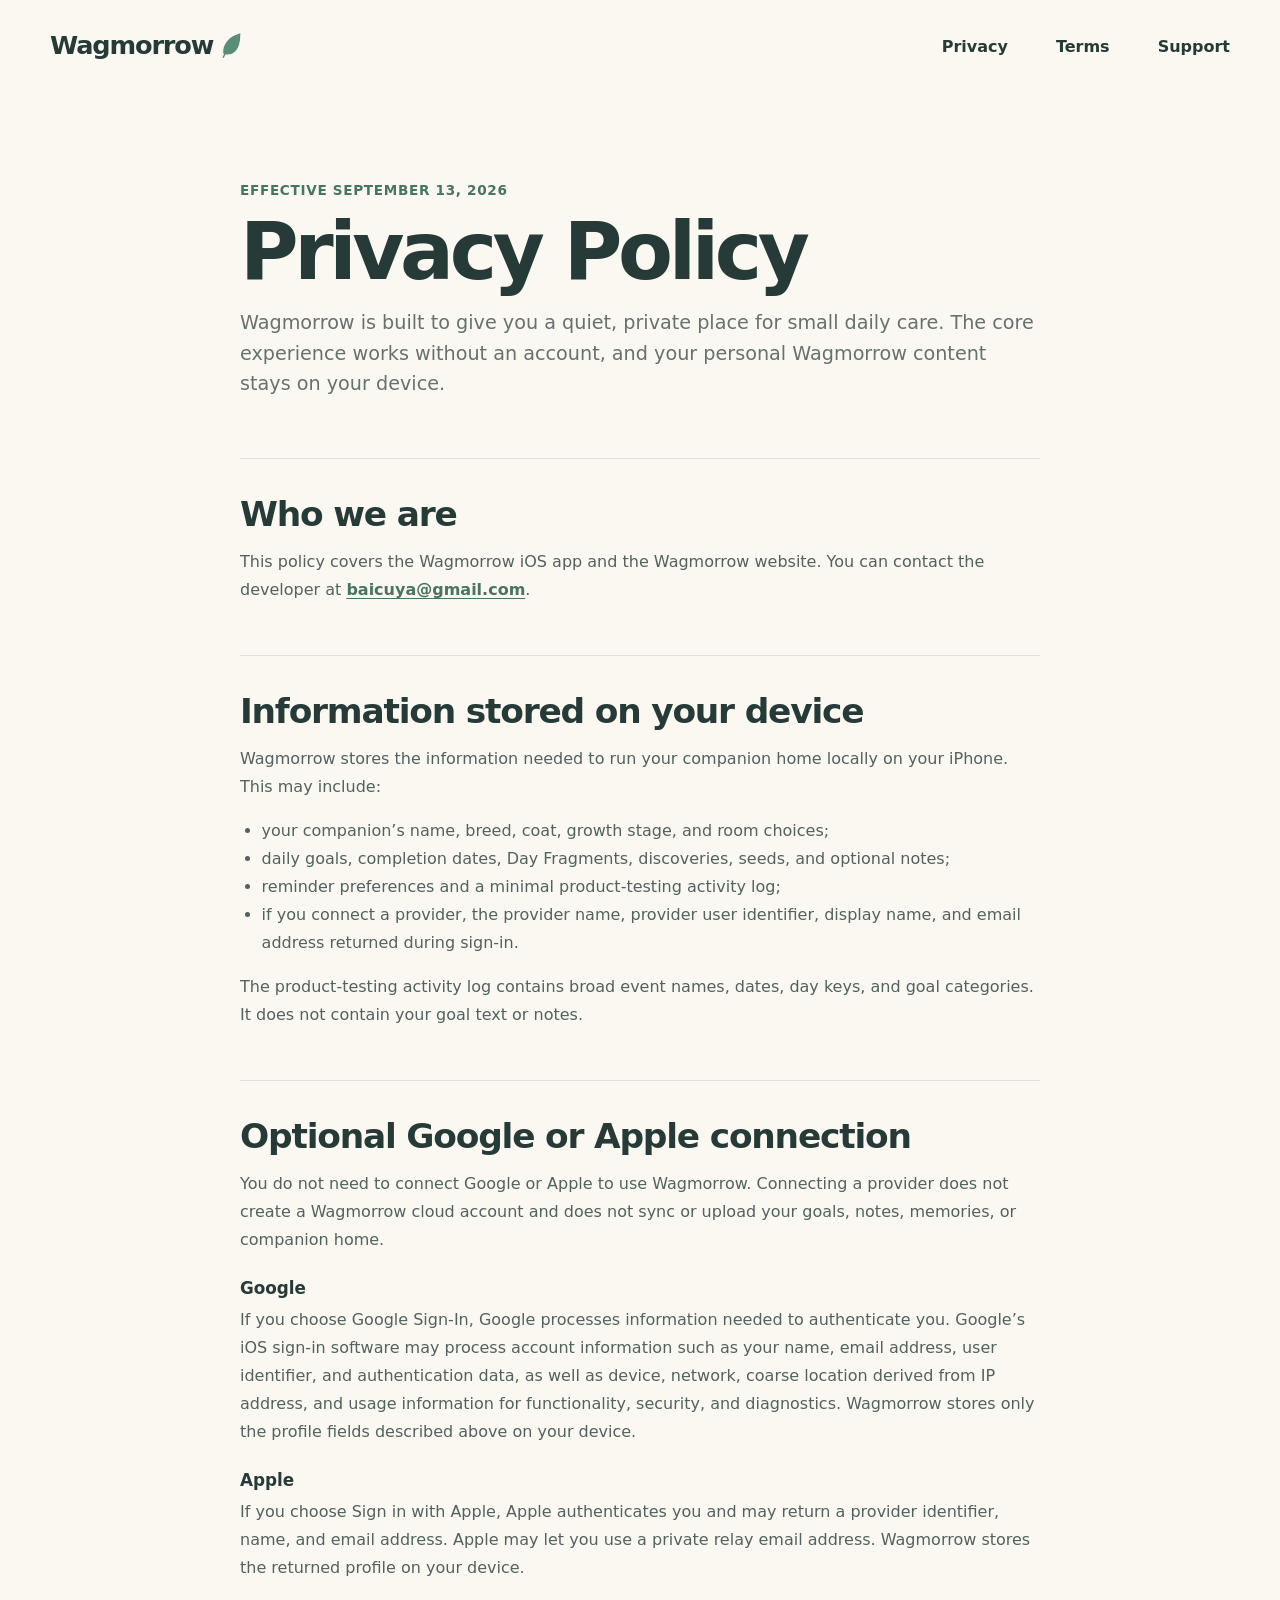
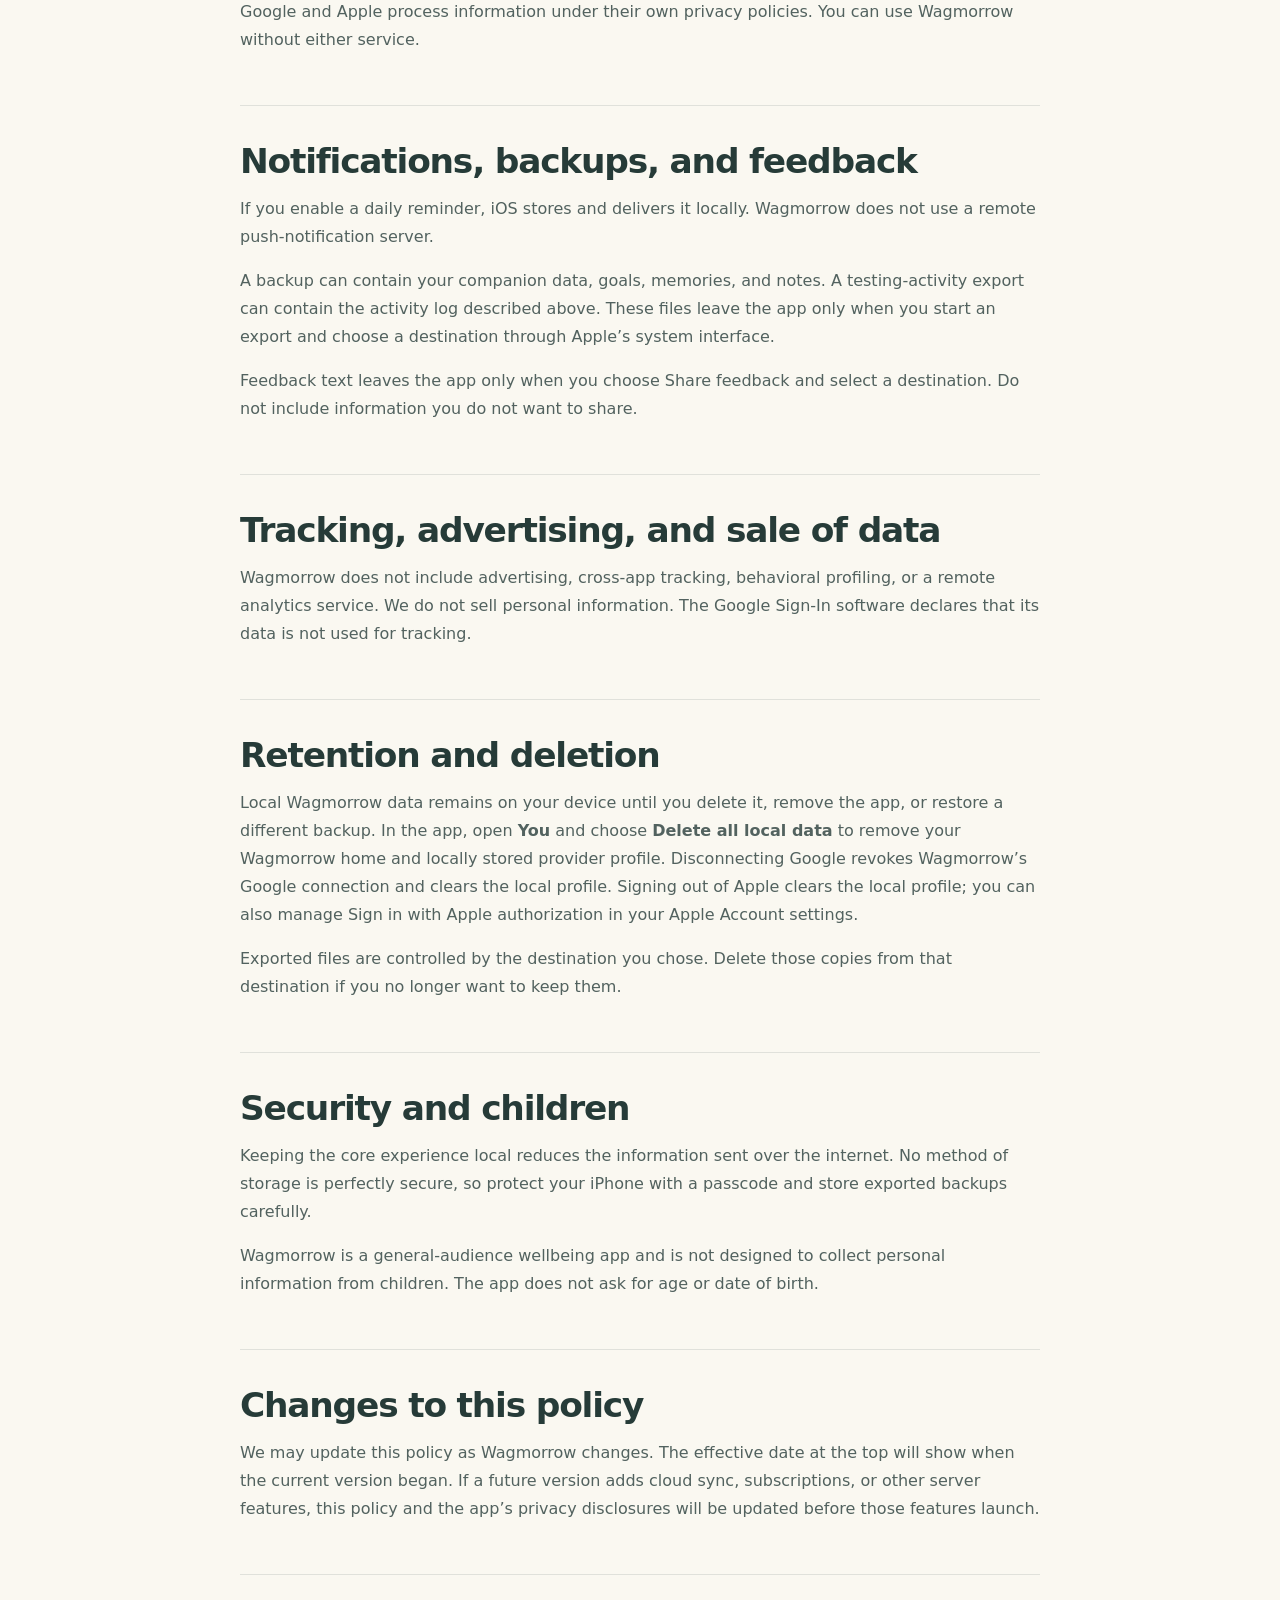
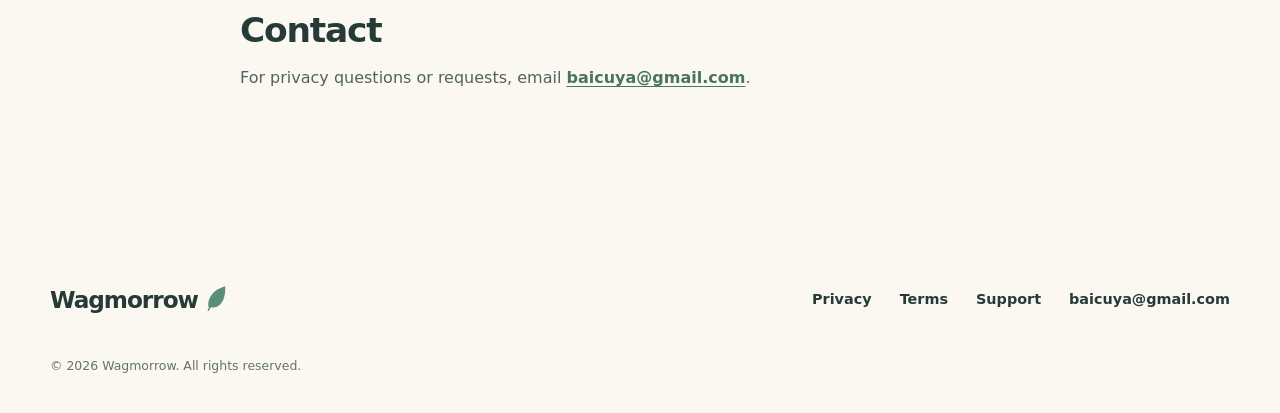
<file: privacy.html>
<!doctype html>
<html lang="en">
<head>
  <meta charset="utf-8">
  <meta name="viewport" content="width=device-width, initial-scale=1">
  <meta name="theme-color" content="#faf8f1">
  <meta name="description" content="Wagmorrow privacy policy.">
  <title>Privacy Policy — Wagmorrow</title>
  <link rel="icon" href="assets/app-icon.png">
  <link rel="stylesheet" href="styles.css">
</head>
<body class="document-page">
  <a class="skip-link" href="#main">Skip to content</a>
  <header class="site-header">
    <a class="brand" href="./" aria-label="Wagmorrow home"><span>Wagmorrow</span><svg viewBox="0 0 28 34" aria-hidden="true"><path d="M25 2C12 6 4 15 5 26c5 2 10 1 14-3 5-5 6-13 6-21Z"/><path d="M4 32c3-9 8-15 16-22"/></svg></a>
    <nav aria-label="Primary navigation"><a aria-current="page" href="privacy.html">Privacy</a><a href="terms.html">Terms</a><a href="support.html">Support</a></nav>
  </header>

  <main id="main" class="document-main">
    <p class="document-meta">Effective September 13, 2026</p>
    <h1>Privacy Policy</h1>
    <p class="document-lead">Wagmorrow is built to give you a quiet, private place for small daily care. The core experience works without an account, and your personal Wagmorrow content stays on your device.</p>

    <section class="document-section">
      <h2>Who we are</h2>
      <p>This policy covers the Wagmorrow iOS app and the Wagmorrow website. You can contact the developer at <a href="mailto:baicuya@gmail.com">baicuya@gmail.com</a>.</p>
    </section>

    <section class="document-section">
      <h2>Information stored on your device</h2>
      <p>Wagmorrow stores the information needed to run your companion home locally on your iPhone. This may include:</p>
      <ul>
        <li>your companion’s name, breed, coat, growth stage, and room choices;</li>
        <li>daily goals, completion dates, Day Fragments, discoveries, seeds, and optional notes;</li>
        <li>reminder preferences and a minimal product-testing activity log;</li>
        <li>if you connect a provider, the provider name, provider user identifier, display name, and email address returned during sign-in.</li>
      </ul>
      <p>The product-testing activity log contains broad event names, dates, day keys, and goal categories. It does not contain your goal text or notes.</p>
    </section>

    <section class="document-section">
      <h2>Optional Google or Apple connection</h2>
      <p>You do not need to connect Google or Apple to use Wagmorrow. Connecting a provider does not create a Wagmorrow cloud account and does not sync or upload your goals, notes, memories, or companion home.</p>
      <h3>Google</h3>
      <p>If you choose Google Sign-In, Google processes information needed to authenticate you. Google’s iOS sign-in software may process account information such as your name, email address, user identifier, and authentication data, as well as device, network, coarse location derived from IP address, and usage information for functionality, security, and diagnostics. Wagmorrow stores only the profile fields described above on your device.</p>
      <h3>Apple</h3>
      <p>If you choose Sign in with Apple, Apple authenticates you and may return a provider identifier, name, and email address. Apple may let you use a private relay email address. Wagmorrow stores the returned profile on your device.</p>
      <p>Google and Apple process information under their own privacy policies. You can use Wagmorrow without either service.</p>
    </section>

    <section class="document-section">
      <h2>Notifications, backups, and feedback</h2>
      <p>If you enable a daily reminder, iOS stores and delivers it locally. Wagmorrow does not use a remote push-notification server.</p>
      <p>A backup can contain your companion data, goals, memories, and notes. A testing-activity export can contain the activity log described above. These files leave the app only when you start an export and choose a destination through Apple’s system interface.</p>
      <p>Feedback text leaves the app only when you choose Share feedback and select a destination. Do not include information you do not want to share.</p>
    </section>

    <section class="document-section">
      <h2>Tracking, advertising, and sale of data</h2>
      <p>Wagmorrow does not include advertising, cross-app tracking, behavioral profiling, or a remote analytics service. We do not sell personal information. The Google Sign-In software declares that its data is not used for tracking.</p>
    </section>

    <section class="document-section">
      <h2>Retention and deletion</h2>
      <p>Local Wagmorrow data remains on your device until you delete it, remove the app, or restore a different backup. In the app, open <strong>You</strong> and choose <strong>Delete all local data</strong> to remove your Wagmorrow home and locally stored provider profile. Disconnecting Google revokes Wagmorrow’s Google connection and clears the local profile. Signing out of Apple clears the local profile; you can also manage Sign in with Apple authorization in your Apple Account settings.</p>
      <p>Exported files are controlled by the destination you chose. Delete those copies from that destination if you no longer want to keep them.</p>
    </section>

    <section class="document-section">
      <h2>Security and children</h2>
      <p>Keeping the core experience local reduces the information sent over the internet. No method of storage is perfectly secure, so protect your iPhone with a passcode and store exported backups carefully.</p>
      <p>Wagmorrow is a general-audience wellbeing app and is not designed to collect personal information from children. The app does not ask for age or date of birth.</p>
    </section>

    <section class="document-section">
      <h2>Changes to this policy</h2>
      <p>We may update this policy as Wagmorrow changes. The effective date at the top will show when the current version began. If a future version adds cloud sync, subscriptions, or other server features, this policy and the app’s privacy disclosures will be updated before those features launch.</p>
    </section>

    <section class="document-section">
      <h2>Contact</h2>
      <p>For privacy questions or requests, email <a href="mailto:baicuya@gmail.com">baicuya@gmail.com</a>.</p>
    </section>
  </main>

  <footer class="site-footer">
    <a class="brand" href="./" aria-label="Wagmorrow home"><span>Wagmorrow</span><svg viewBox="0 0 28 34" aria-hidden="true"><path d="M25 2C12 6 4 15 5 26c5 2 10 1 14-3 5-5 6-13 6-21Z"/><path d="M4 32c3-9 8-15 16-22"/></svg></a>
    <div><a href="privacy.html">Privacy</a><a href="terms.html">Terms</a><a href="support.html">Support</a><a href="mailto:baicuya@gmail.com">baicuya@gmail.com</a></div>
    <p>© 2026 Wagmorrow. All rights reserved.</p>
  </footer>
</body>
</html>
</file>
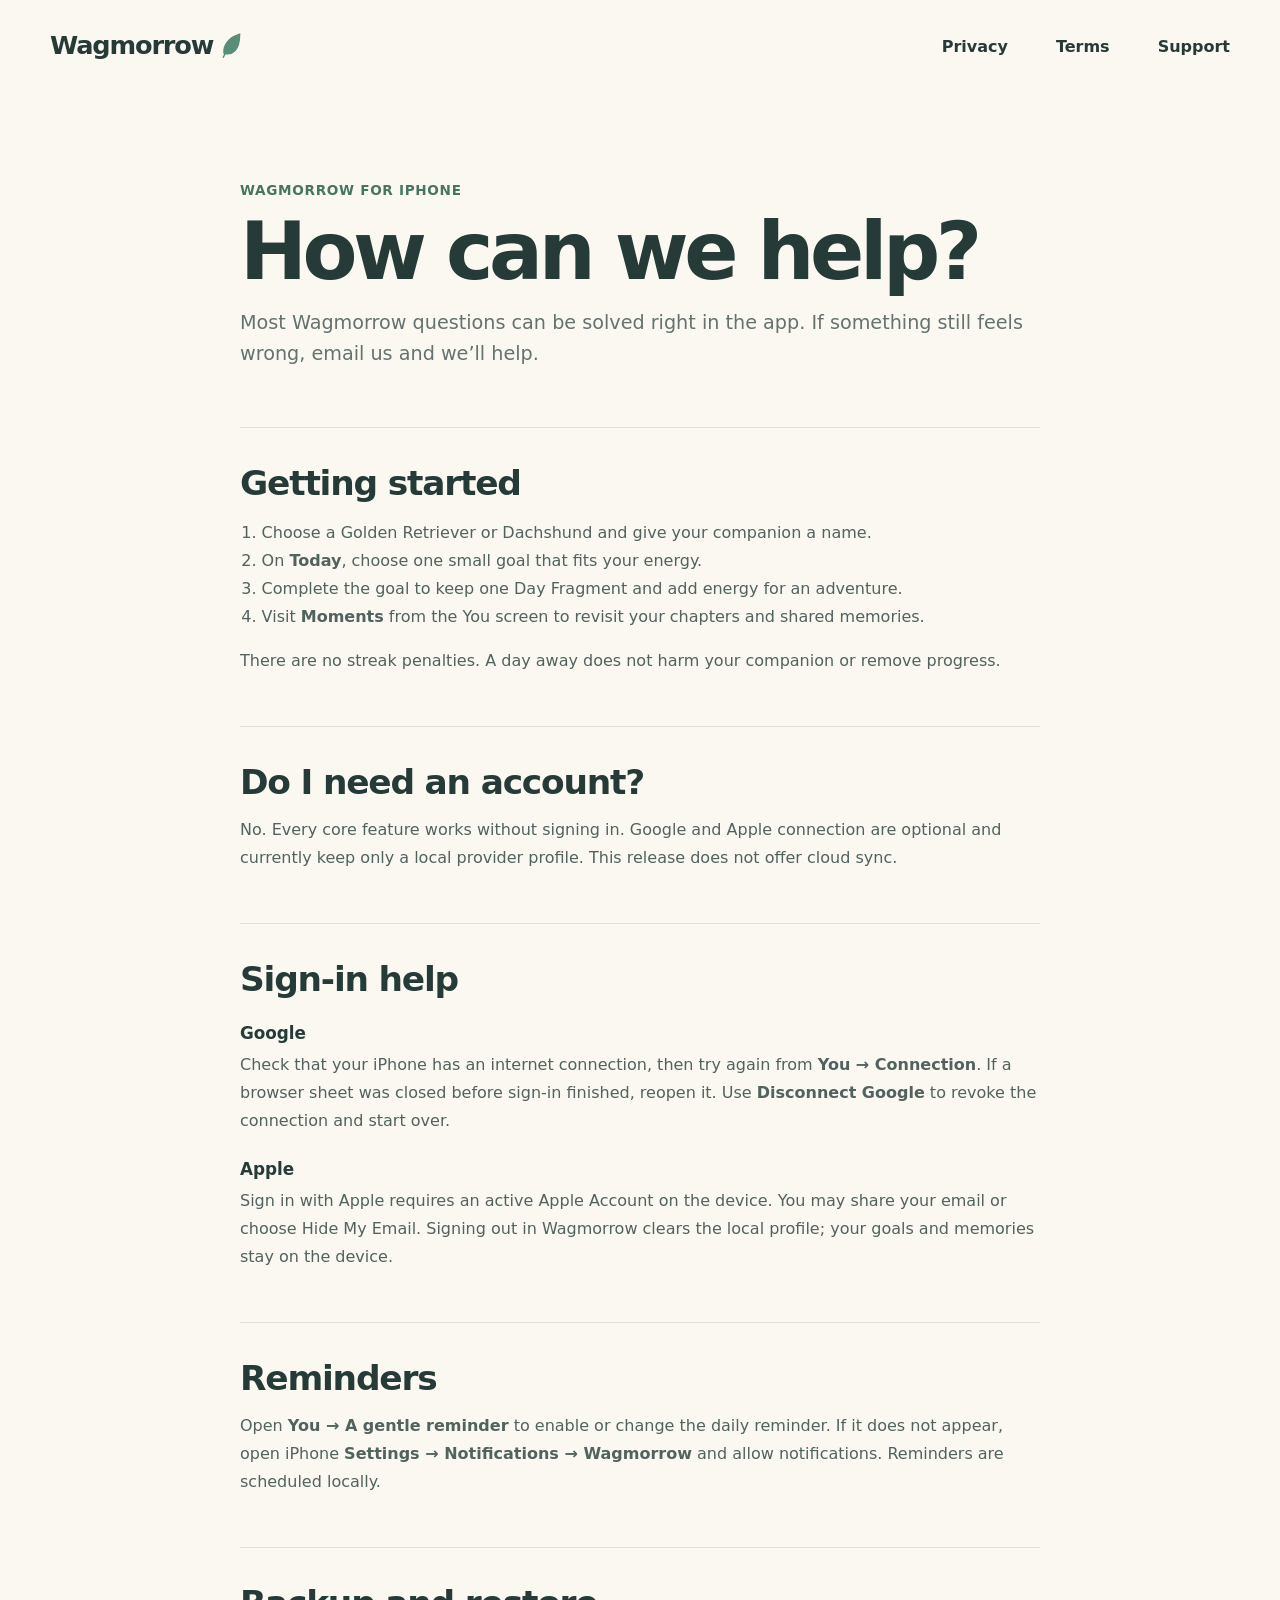
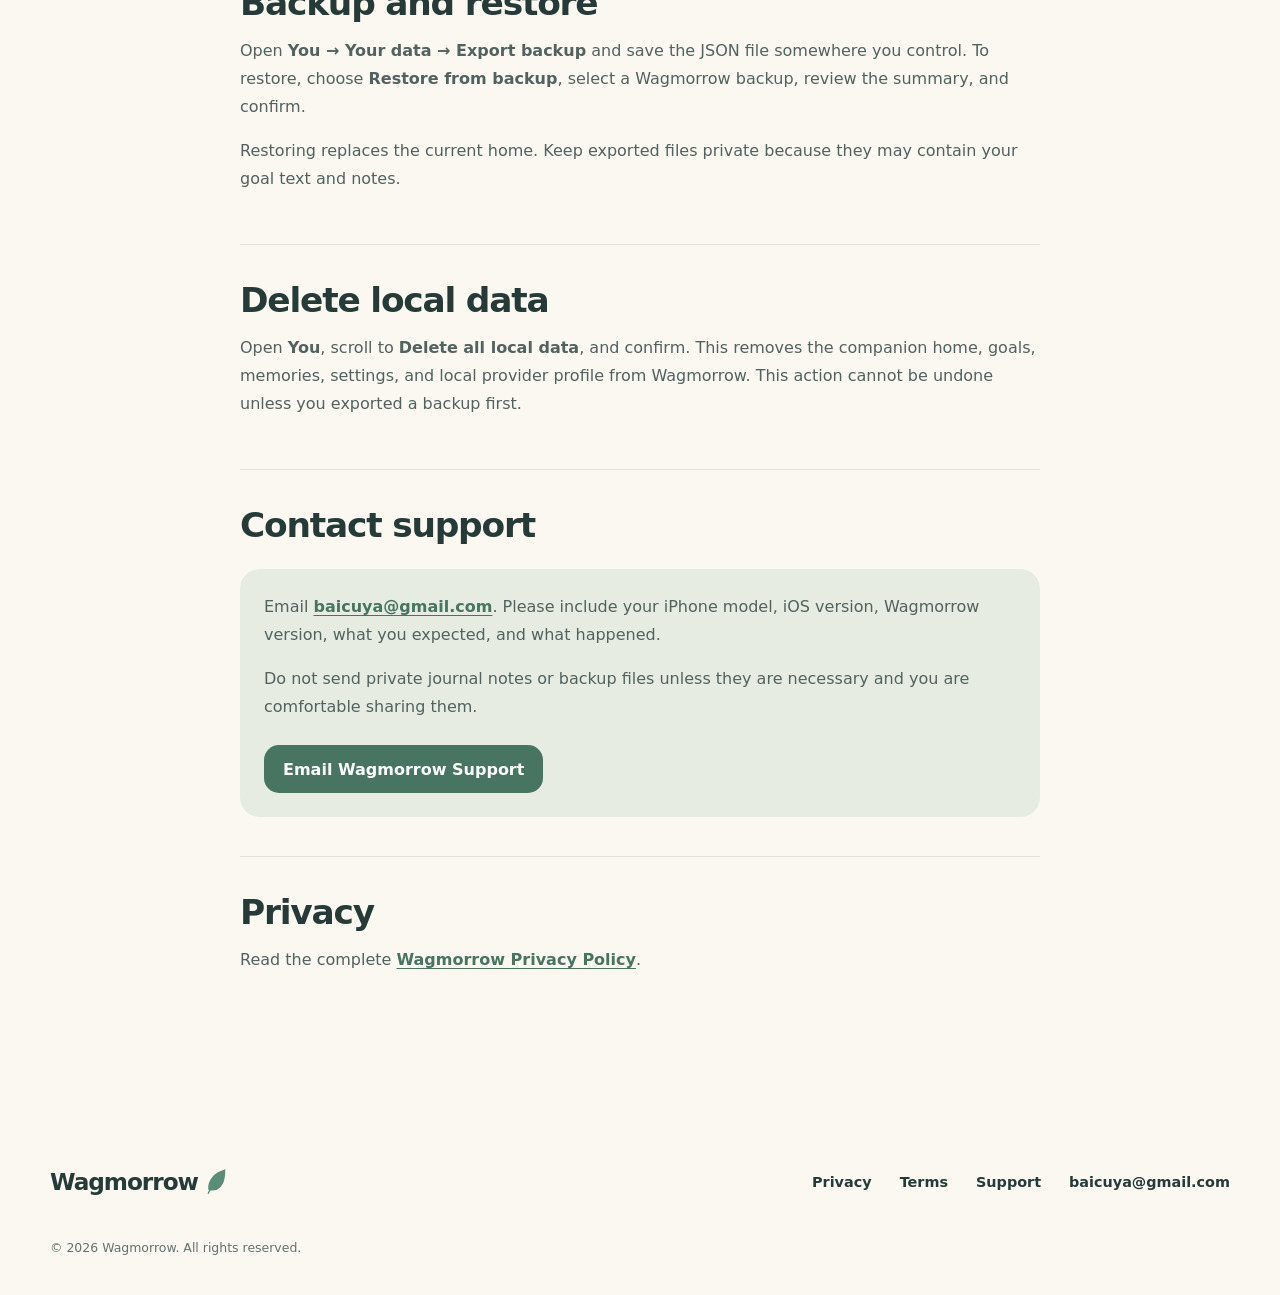
<file: support.html>
<!doctype html>
<html lang="en">
<head>
  <meta charset="utf-8">
  <meta name="viewport" content="width=device-width, initial-scale=1">
  <meta name="theme-color" content="#faf8f1">
  <meta name="description" content="Help and support for the Wagmorrow iPhone app.">
  <title>Support — Wagmorrow</title>
  <link rel="icon" href="assets/app-icon.png">
  <link rel="stylesheet" href="styles.css">
</head>
<body class="document-page">
  <a class="skip-link" href="#main">Skip to content</a>
  <header class="site-header">
    <a class="brand" href="./" aria-label="Wagmorrow home"><span>Wagmorrow</span><svg viewBox="0 0 28 34" aria-hidden="true"><path d="M25 2C12 6 4 15 5 26c5 2 10 1 14-3 5-5 6-13 6-21Z"/><path d="M4 32c3-9 8-15 16-22"/></svg></a>
    <nav aria-label="Primary navigation"><a href="privacy.html">Privacy</a><a href="terms.html">Terms</a><a aria-current="page" href="support.html">Support</a></nav>
  </header>

  <main id="main" class="document-main">
    <p class="document-meta">Wagmorrow for iPhone</p>
    <h1>How can we help?</h1>
    <p class="document-lead">Most Wagmorrow questions can be solved right in the app. If something still feels wrong, email us and we’ll help.</p>

    <section class="document-section">
      <h2>Getting started</h2>
      <ol>
        <li>Choose a Golden Retriever or Dachshund and give your companion a name.</li>
        <li>On <strong>Today</strong>, choose one small goal that fits your energy.</li>
        <li>Complete the goal to keep one Day Fragment and add energy for an adventure.</li>
        <li>Visit <strong>Moments</strong> from the You screen to revisit your chapters and shared memories.</li>
      </ol>
      <p>There are no streak penalties. A day away does not harm your companion or remove progress.</p>
    </section>

    <section class="document-section">
      <h2>Do I need an account?</h2>
      <p>No. Every core feature works without signing in. Google and Apple connection are optional and currently keep only a local provider profile. This release does not offer cloud sync.</p>
    </section>

    <section class="document-section">
      <h2>Sign-in help</h2>
      <h3>Google</h3>
      <p>Check that your iPhone has an internet connection, then try again from <strong>You → Connection</strong>. If a browser sheet was closed before sign-in finished, reopen it. Use <strong>Disconnect Google</strong> to revoke the connection and start over.</p>
      <h3>Apple</h3>
      <p>Sign in with Apple requires an active Apple Account on the device. You may share your email or choose Hide My Email. Signing out in Wagmorrow clears the local profile; your goals and memories stay on the device.</p>
    </section>

    <section class="document-section">
      <h2>Reminders</h2>
      <p>Open <strong>You → A gentle reminder</strong> to enable or change the daily reminder. If it does not appear, open iPhone <strong>Settings → Notifications → Wagmorrow</strong> and allow notifications. Reminders are scheduled locally.</p>
    </section>

    <section class="document-section">
      <h2>Backup and restore</h2>
      <p>Open <strong>You → Your data → Export backup</strong> and save the JSON file somewhere you control. To restore, choose <strong>Restore from backup</strong>, select a Wagmorrow backup, review the summary, and confirm.</p>
      <p>Restoring replaces the current home. Keep exported files private because they may contain your goal text and notes.</p>
    </section>

    <section class="document-section">
      <h2>Delete local data</h2>
      <p>Open <strong>You</strong>, scroll to <strong>Delete all local data</strong>, and confirm. This removes the companion home, goals, memories, settings, and local provider profile from Wagmorrow. This action cannot be undone unless you exported a backup first.</p>
    </section>

    <section class="document-section">
      <h2>Contact support</h2>
      <div class="support-callout">
        <p>Email <a href="mailto:baicuya@gmail.com">baicuya@gmail.com</a>. Please include your iPhone model, iOS version, Wagmorrow version, what you expected, and what happened.</p>
        <p>Do not send private journal notes or backup files unless they are necessary and you are comfortable sharing them.</p>
        <a class="plain-button" href="mailto:baicuya@gmail.com?subject=Wagmorrow%20Support">Email Wagmorrow Support</a>
      </div>
    </section>

    <section class="document-section">
      <h2>Privacy</h2>
      <p>Read the complete <a href="privacy.html">Wagmorrow Privacy Policy</a>.</p>
    </section>
  </main>

  <footer class="site-footer">
    <a class="brand" href="./" aria-label="Wagmorrow home"><span>Wagmorrow</span><svg viewBox="0 0 28 34" aria-hidden="true"><path d="M25 2C12 6 4 15 5 26c5 2 10 1 14-3 5-5 6-13 6-21Z"/><path d="M4 32c3-9 8-15 16-22"/></svg></a>
    <div><a href="privacy.html">Privacy</a><a href="terms.html">Terms</a><a href="support.html">Support</a><a href="mailto:baicuya@gmail.com">baicuya@gmail.com</a></div>
    <p>© 2026 Wagmorrow. All rights reserved.</p>
  </footer>
</body>
</html>
</file>
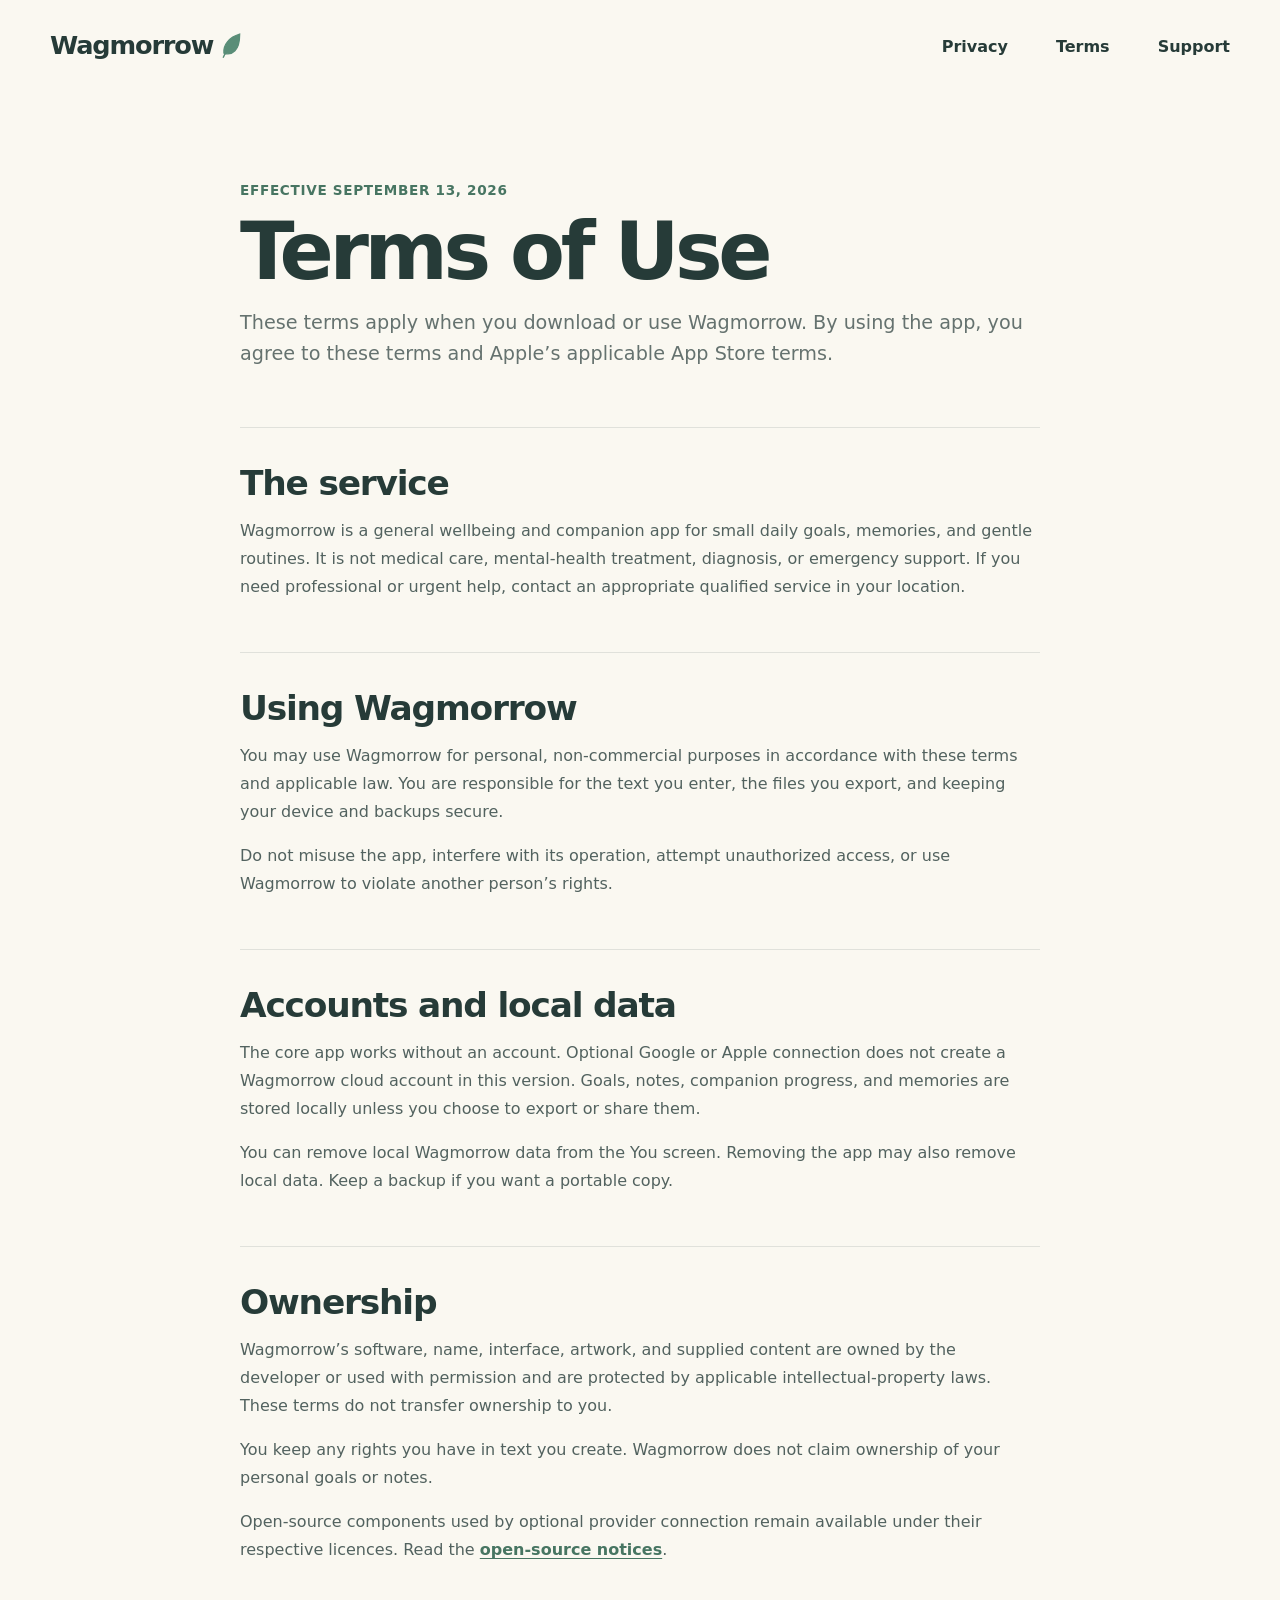
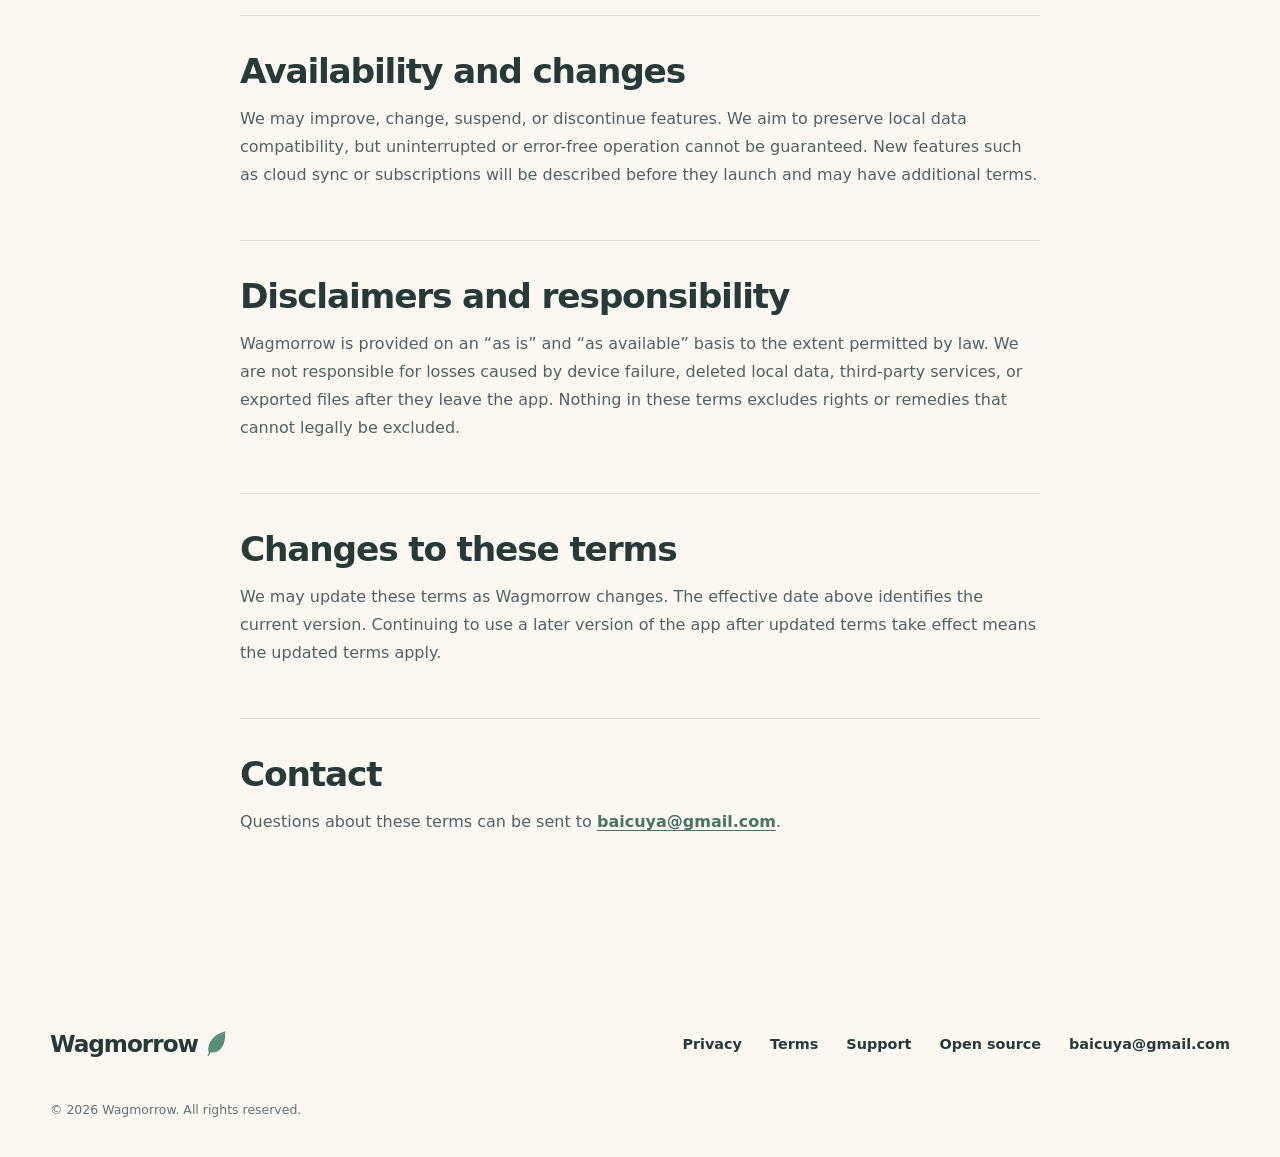
<file: terms.html>
<!doctype html>
<html lang="en">
<head>
  <meta charset="utf-8">
  <meta name="viewport" content="width=device-width, initial-scale=1">
  <meta name="theme-color" content="#faf8f1">
  <meta name="description" content="Terms of Use for the Wagmorrow iPhone app.">
  <title>Terms of Use — Wagmorrow</title>
  <link rel="icon" href="assets/app-icon.png">
  <link rel="stylesheet" href="styles.css">
</head>
<body class="document-page">
  <a class="skip-link" href="#main">Skip to content</a>
  <header class="site-header">
    <a class="brand" href="./" aria-label="Wagmorrow home"><span>Wagmorrow</span><svg viewBox="0 0 28 34" aria-hidden="true"><path d="M25 2C12 6 4 15 5 26c5 2 10 1 14-3 5-5 6-13 6-21Z"/><path d="M4 32c3-9 8-15 16-22"/></svg></a>
    <nav aria-label="Primary navigation"><a href="privacy.html">Privacy</a><a aria-current="page" href="terms.html">Terms</a><a href="support.html">Support</a></nav>
  </header>

  <main id="main" class="document-main">
    <p class="document-meta">Effective September 13, 2026</p>
    <h1>Terms of Use</h1>
    <p class="document-lead">These terms apply when you download or use Wagmorrow. By using the app, you agree to these terms and Apple’s applicable App Store terms.</p>

    <section class="document-section">
      <h2>The service</h2>
      <p>Wagmorrow is a general wellbeing and companion app for small daily goals, memories, and gentle routines. It is not medical care, mental-health treatment, diagnosis, or emergency support. If you need professional or urgent help, contact an appropriate qualified service in your location.</p>
    </section>

    <section class="document-section">
      <h2>Using Wagmorrow</h2>
      <p>You may use Wagmorrow for personal, non-commercial purposes in accordance with these terms and applicable law. You are responsible for the text you enter, the files you export, and keeping your device and backups secure.</p>
      <p>Do not misuse the app, interfere with its operation, attempt unauthorized access, or use Wagmorrow to violate another person’s rights.</p>
    </section>

    <section class="document-section">
      <h2>Accounts and local data</h2>
      <p>The core app works without an account. Optional Google or Apple connection does not create a Wagmorrow cloud account in this version. Goals, notes, companion progress, and memories are stored locally unless you choose to export or share them.</p>
      <p>You can remove local Wagmorrow data from the You screen. Removing the app may also remove local data. Keep a backup if you want a portable copy.</p>
    </section>

    <section class="document-section">
      <h2>Ownership</h2>
      <p>Wagmorrow’s software, name, interface, artwork, and supplied content are owned by the developer or used with permission and are protected by applicable intellectual-property laws. These terms do not transfer ownership to you.</p>
      <p>You keep any rights you have in text you create. Wagmorrow does not claim ownership of your personal goals or notes.</p>
      <p>Open-source components used by optional provider connection remain available under their respective licences. Read the <a href="open-source.html">open-source notices</a>.</p>
    </section>

    <section class="document-section">
      <h2>Availability and changes</h2>
      <p>We may improve, change, suspend, or discontinue features. We aim to preserve local data compatibility, but uninterrupted or error-free operation cannot be guaranteed. New features such as cloud sync or subscriptions will be described before they launch and may have additional terms.</p>
    </section>

    <section class="document-section">
      <h2>Disclaimers and responsibility</h2>
      <p>Wagmorrow is provided on an “as is” and “as available” basis to the extent permitted by law. We are not responsible for losses caused by device failure, deleted local data, third-party services, or exported files after they leave the app. Nothing in these terms excludes rights or remedies that cannot legally be excluded.</p>
    </section>

    <section class="document-section">
      <h2>Changes to these terms</h2>
      <p>We may update these terms as Wagmorrow changes. The effective date above identifies the current version. Continuing to use a later version of the app after updated terms take effect means the updated terms apply.</p>
    </section>

    <section class="document-section">
      <h2>Contact</h2>
      <p>Questions about these terms can be sent to <a href="mailto:baicuya@gmail.com">baicuya@gmail.com</a>.</p>
    </section>
  </main>

  <footer class="site-footer">
    <a class="brand" href="./" aria-label="Wagmorrow home"><span>Wagmorrow</span><svg viewBox="0 0 28 34" aria-hidden="true"><path d="M25 2C12 6 4 15 5 26c5 2 10 1 14-3 5-5 6-13 6-21Z"/><path d="M4 32c3-9 8-15 16-22"/></svg></a>
    <div><a href="privacy.html">Privacy</a><a href="terms.html">Terms</a><a href="support.html">Support</a><a href="open-source.html">Open source</a><a href="mailto:baicuya@gmail.com">baicuya@gmail.com</a></div>
    <p>© 2026 Wagmorrow. All rights reserved.</p>
  </footer>
</body>
</html>
</file>
<file: styles.css>
:root {
  --paper: #faf8f1;
  --white: #fffefb;
  --ink: #263b38;
  --muted: #65726f;
  --sage: #5a8e78;
  --sage-dark: #477562;
  --pale: #e6ece1;
  --mist: #f0f3ec;
  --hairline: rgba(38, 59, 56, 0.12);
  --shadow: 0 24px 70px rgba(38, 59, 56, 0.16);
  --radius-lg: 34px;
  --radius-md: 24px;
  --max-width: 1180px;
  font-family: ui-rounded, "SF Pro Rounded", "Avenir Next", Avenir, system-ui, -apple-system, BlinkMacSystemFont, "Segoe UI", sans-serif;
  color: var(--ink);
  background: var(--paper);
  font-synthesis: none;
}

* { box-sizing: border-box; }
html { scroll-behavior: smooth; overflow-x: clip; }
body { min-width: 0; margin: 0; overflow-x: clip; background: var(--paper); color: var(--ink); }
img { display: block; max-width: 100%; }
a { color: inherit; }

.skip-link {
  position: fixed;
  z-index: 20;
  top: 12px;
  left: 12px;
  padding: 10px 14px;
  border-radius: 12px;
  background: var(--ink);
  color: white;
  transform: translateY(-150%);
}
.skip-link:focus { transform: translateY(0); }

.site-header,
.site-footer {
  width: min(calc(100% - 48px), var(--max-width));
  margin: 0 auto;
  display: flex;
  align-items: center;
}

.site-header {
  position: absolute;
  z-index: 10;
  left: 50%;
  top: 0;
  transform: translateX(-50%);
  justify-content: space-between;
  min-height: 92px;
}

.brand {
  display: inline-flex;
  align-items: center;
  gap: 7px;
  font-size: clamp(1.45rem, 2vw, 2rem);
  line-height: 1;
  font-weight: 850;
  letter-spacing: -0.045em;
  text-decoration: none;
}
.brand svg { width: 22px; height: 28px; fill: var(--sage); stroke: var(--sage); stroke-width: 1.7; }
.site-header nav,
.site-footer > div { display: flex; align-items: center; gap: clamp(22px, 4vw, 48px); }
.site-header nav a,
.site-footer a { text-decoration: none; font-weight: 650; }
.site-header nav a:hover,
.site-footer a:hover { color: var(--sage-dark); }
.site-header a:focus-visible,
.site-footer a:focus-visible { outline: 3px solid var(--sage); outline-offset: 5px; border-radius: 4px; }

.hero {
  min-height: 790px;
  position: relative;
  isolation: isolate;
  overflow: hidden;
  border-radius: 0 0 48% 5% / 0 0 8% 3%;
}
.hero-backdrop {
  position: absolute;
  z-index: -2;
  inset: 0;
  background: url("assets/nook-morning.jpg") center / cover no-repeat;
}
.hero::before {
  content: "";
  position: absolute;
  z-index: -1;
  inset: 0;
  background: linear-gradient(90deg, rgba(250, 248, 241, 0.98) 0%, rgba(250, 248, 241, 0.84) 32%, rgba(250, 248, 241, 0.05) 69%);
}
.hero-inner {
  width: min(calc(100% - 48px), var(--max-width));
  min-height: 790px;
  margin: 0 auto;
  padding-top: 116px;
  display: grid;
  grid-template-columns: 0.88fr 1.12fr;
  align-items: center;
  gap: 20px;
}
.hero-copy { position: relative; z-index: 3; padding-bottom: 20px; }
h1, h2, h3, p { margin-top: 0; }
h1,
h2 {
  letter-spacing: -0.055em;
  text-wrap: balance;
}
h1 { margin-bottom: 22px; font-size: clamp(3.75rem, 6.2vw, 6.4rem); line-height: 0.95; font-weight: 900; }
.hero-copy > p { max-width: 540px; margin-bottom: 32px; font-size: clamp(1.15rem, 1.7vw, 1.5rem); line-height: 1.45; color: var(--muted); }

.store-status {
  width: fit-content;
  min-height: 58px;
  display: inline-flex;
  align-items: center;
  gap: 12px;
  padding: 0 24px;
  border: 1px solid rgba(255,255,255,0.45);
  border-radius: 20px;
  background: rgba(90, 142, 120, 0.72);
  box-shadow: 0 12px 28px rgba(38, 59, 56, 0.11);
  color: white;
  font-size: 1rem;
  font-weight: 750;
  backdrop-filter: blur(10px);
}
.store-status svg { width: 22px; height: 22px; fill: currentColor; }

.hero-product { align-self: end; position: relative; height: 664px; }
.phone-shell {
  position: absolute;
  z-index: 1;
  right: 2%;
  bottom: 26px;
  width: min(43vw, 344px);
  padding: 12px;
  border: 4px solid #17201f;
  border-radius: 54px;
  background: #111716;
  box-shadow: var(--shadow), inset 0 0 0 2px rgba(255,255,255,0.22);
}
.phone-shell img { width: 100%; border-radius: 40px; }
.phone-speaker {
  position: absolute;
  z-index: 2;
  top: 19px;
  left: 50%;
  width: 29%;
  height: 24px;
  border-radius: 99px;
  background: #050807;
  transform: translateX(-50%);
}
.hero-pup {
  position: absolute;
  z-index: 2;
  left: -9%;
  bottom: 5px;
  width: min(42vw, 470px);
  filter: drop-shadow(0 20px 18px rgba(65, 47, 25, 0.18));
}

.section { padding: 110px 0; }
.section-inner { width: min(calc(100% - 48px), var(--max-width)); margin: 0 auto; }
.section h2,
.growth h2,
.closing h2 { font-size: clamp(2.45rem, 4.1vw, 4.25rem); line-height: 1.04; font-weight: 900; }
.daily-loop h2 { margin-bottom: 68px; text-align: center; }
.steps {
  list-style: none;
  margin: 0;
  padding: 0;
  display: grid;
  grid-template-columns: repeat(3, 1fr);
  gap: 64px;
}
.steps li { position: relative; text-align: center; }
.steps li:not(:last-child)::after {
  content: "→";
  position: absolute;
  right: -43px;
  top: 47px;
  color: var(--sage);
  font-size: 2rem;
  font-weight: 400;
}
.steps svg { width: 86px; height: 86px; margin: 0 auto 24px; padding: 19px; border-radius: 30px; fill: none; stroke: var(--sage); stroke-width: 3.2; stroke-linecap: round; stroke-linejoin: round; background: var(--pale); }
.steps .leaf-icon { fill: var(--sage); stroke-width: 2; }
.step-number {
  position: absolute;
  left: calc(50% - 56px);
  top: -8px;
  z-index: 2;
  display: grid;
  place-items: center;
  width: 36px;
  height: 36px;
  border-radius: 50%;
  background: var(--sage);
  color: white;
  font-size: 1.1rem;
  font-weight: 850;
}
.steps h3 { margin-bottom: 8px; font-size: 1.25rem; font-weight: 850; }
.steps p { max-width: 260px; margin: 0 auto; line-height: 1.5; color: var(--muted); }

.growth {
  padding: 92px 0;
  background: linear-gradient(120deg, #eef2e9, #dfe9dc 52%, #eef1e8);
  clip-path: polygon(0 5%, 100% 0, 100% 96%, 0 100%);
}
.growth-grid { min-height: 470px; display: grid; grid-template-columns: 0.72fr 1.28fr; align-items: center; gap: 64px; }
.growth-copy p { max-width: 430px; font-size: 1.1rem; line-height: 1.65; color: var(--muted); }
.growth-stages { list-style: none; margin: 0; padding: 0; display: grid; grid-template-columns: repeat(3, 1fr); gap: 14px; }
.growth-stages li { overflow: hidden; padding-bottom: 19px; border: 1px solid rgba(255,255,255,0.72); border-radius: 22px; background: rgba(255,255,255,0.86); text-align: center; box-shadow: 0 14px 36px rgba(38,59,56,0.08); }
.growth-image { height: 240px; display: flex; align-items: flex-end; justify-content: center; margin-bottom: 14px; background: linear-gradient(#fff, #f1eee6); overflow: hidden; }
.growth-image img { max-width: none; }
.growth-stages li:nth-child(1) .growth-image img { width: 91%; }
.growth-stages li:nth-child(2) .growth-image img { width: 105%; }
.growth-stages li:nth-child(3) .growth-image img { width: 119%; }
.growth-stages strong { display: block; margin-bottom: 3px; font-size: 1.05rem; }
.growth-stages span { color: var(--muted); font-size: 0.88rem; }

.privacy-grid { display: grid; grid-template-columns: 0.88fr 1.12fr; gap: 96px; align-items: center; }
.privacy-grid > div > p { max-width: 470px; font-size: 1.1rem; line-height: 1.65; color: var(--muted); }
.privacy-grid ul { list-style: none; margin: 0; padding: 0; display: grid; gap: 22px; }
.privacy-grid li { display: flex; align-items: center; gap: 18px; }
.promise-icon { flex: 0 0 auto; width: 58px; height: 58px; display: grid; place-items: center; border-radius: 50%; background: var(--pale); }
.promise-icon svg { width: 28px; height: 28px; fill: none; stroke: var(--sage-dark); stroke-width: 2.6; stroke-linecap: round; stroke-linejoin: round; }
.privacy-grid strong,
.privacy-grid span { display: block; }
.privacy-grid strong { margin-bottom: 4px; font-size: 1.05rem; }
.privacy-grid li div span { color: var(--muted); line-height: 1.45; }

.closing { position: relative; min-height: 490px; overflow: hidden; background: linear-gradient(90deg, #f6efe3 0%, #f8f4eb 50%, #eee7da 100%); }
.closing::after { content: ""; position: absolute; inset: 0; pointer-events: none; background: radial-gradient(circle at 70% 20%, rgba(255,255,255,0.75), transparent 31%); }
.closing-inner { width: min(calc(100% - 48px), 900px); min-height: 490px; margin: 0 auto; display: grid; grid-template-columns: 1fr 1fr; align-items: center; position: relative; z-index: 1; }
.closing h2 { margin-bottom: 13px; }
.closing p { margin-bottom: 25px; color: var(--muted); font-size: 1.15rem; }
.store-status.compact { min-height: 52px; border-radius: 18px; font-size: 0.93rem; }
.closing img { align-self: end; justify-self: end; max-height: 410px; filter: drop-shadow(0 18px 18px rgba(65,47,25,0.15)); }

.site-footer { min-height: 150px; justify-content: space-between; gap: 30px; flex-wrap: wrap; }
.site-footer .brand { font-size: 1.45rem; }
.site-footer > div { gap: 28px; font-size: 0.9rem; }
.site-footer > p { width: 100%; margin: -30px 0 18px; color: var(--muted); font-size: 0.78rem; }

/* Privacy and support pages */
.document-page { min-height: 100vh; }
.document-page .site-header { position: static; transform: none; }
.document-main { width: min(calc(100% - 48px), 800px); margin: 0 auto; padding: 90px 0 120px; }
.document-main h1 { margin-bottom: 18px; font-size: clamp(3rem, 7vw, 5rem); }
.document-lead { margin-bottom: 58px; font-size: 1.2rem; line-height: 1.6; color: var(--muted); }
.document-meta { margin-bottom: 16px; color: var(--sage-dark); font-size: 0.85rem; font-weight: 750; letter-spacing: 0.05em; text-transform: uppercase; }
.document-section { padding: 35px 0; border-top: 1px solid var(--hairline); }
.document-section h2 { margin-bottom: 14px; font-size: clamp(1.55rem, 3vw, 2.15rem); letter-spacing: -0.035em; }
.document-section h3 { margin: 24px 0 8px; font-size: 1.05rem; }
.document-section p,
.document-section li { color: #52625f; line-height: 1.75; }
.document-section ul,
.document-section ol { padding-left: 1.35rem; }
.document-section a { color: var(--sage-dark); font-weight: 700; text-underline-offset: 3px; }

.license-text {
  max-height: 40rem;
  overflow: auto;
  padding: 1rem;
  border: 1px solid var(--hairline);
  border-radius: 1rem;
  background: rgba(255, 255, 255, 0.66);
  color: #52625f;
  font: 0.78rem/1.5 ui-monospace, SFMono-Regular, Menlo, Monaco, Consolas, monospace;
  white-space: pre-wrap;
  overflow-wrap: anywhere;
}
.support-callout { margin: 24px 0 4px; padding: 24px; border-radius: 20px; background: var(--pale); }
.support-callout p:last-child { margin-bottom: 0; }
.plain-button { display: inline-flex; align-items: center; min-height: 48px; margin-top: 8px; padding: 0 19px; border-radius: 15px; background: var(--sage-dark); color: white !important; text-decoration: none; }

@media (max-width: 900px) {
  .hero { min-height: 980px; border-radius: 0 0 18% 3% / 0 0 3% 1%; }
  .hero::before { background: linear-gradient(180deg, rgba(250,248,241,0.98) 0%, rgba(250,248,241,0.86) 36%, rgba(250,248,241,0.12) 77%); }
  .hero-inner { min-height: 980px; grid-template-columns: 1fr; padding-top: 125px; }
  .hero-copy { align-self: start; }
  .hero-product { width: 100%; height: 550px; }
  .phone-shell { right: 7%; width: min(48vw, 310px); }
  .hero-pup { left: 8%; width: min(52vw, 420px); }
  .growth-grid,
  .privacy-grid { grid-template-columns: 1fr; gap: 48px; }
  .growth-copy p { max-width: 650px; }
  .growth { clip-path: polygon(0 2%, 100% 0, 100% 98%, 0 100%); }
}

@media (max-width: 680px) {
  .site-header,
  .site-footer,
  .hero-inner,
  .section-inner,
  .closing-inner,
  .document-main { width: min(calc(100% - 36px), var(--max-width)); }
  .site-header { min-height: 76px; }
  .brand { font-size: 1.35rem; }
  .brand svg { width: 18px; height: 23px; }
  .site-header { align-items: flex-start; padding-top: 22px; }
  .site-header nav { max-width: 188px; justify-content: flex-end; gap: 8px 14px; flex-wrap: wrap; }
  .site-header nav a { font-size: 0.78rem; white-space: nowrap; }
  .hero,
  .hero-inner { min-height: 895px; }
  .hero-inner { padding-top: 104px; align-content: start; gap: 0; }
  h1 { max-width: 100%; font-size: clamp(2.75rem, 14vw, 4.2rem); line-height: 0.97; overflow-wrap: normal; }
  .hero-copy > p { max-width: 100%; font-size: 1rem; }
  .store-status { min-height: 52px; padding: 0 18px; border-radius: 17px; font-size: 0.9rem; }
  .hero-product { height: 475px; }
  .phone-shell { right: 1%; bottom: 18px; width: 225px; padding: 8px; border-width: 3px; border-radius: 39px; }
  .phone-shell img { border-radius: 30px; }
  .phone-speaker { top: 13px; height: 16px; }
  .hero-pup { left: -11%; bottom: 0; width: 285px; }
  .section { padding: 78px 0; }
  .daily-loop h2 { margin-bottom: 48px; text-align: left; }
  .steps { grid-template-columns: 1fr; gap: 48px; }
  .steps li { display: grid; grid-template-columns: 88px 1fr; grid-template-rows: auto auto; column-gap: 18px; text-align: left; }
  .steps li:not(:last-child)::after { display: none; }
  .steps svg { grid-row: 1 / 3; margin: 0; }
  .step-number { left: -7px; top: -8px; }
  .steps h3 { align-self: end; margin-bottom: 6px; }
  .steps p { margin: 0; }
  .growth { padding: 74px 0; }
  .growth-stages { gap: 8px; }
  .growth-stages li { border-radius: 16px; padding-bottom: 13px; }
  .growth-image { height: 132px; }
  .growth-stages strong { font-size: 0.9rem; }
  .growth-stages span { padding: 0 4px; font-size: 0.69rem; }
  .privacy-grid { gap: 28px; }
  .closing,
  .closing-inner { min-height: 650px; }
  .closing-inner { grid-template-columns: 1fr; padding-top: 74px; align-content: space-between; }
  .closing img { justify-self: center; max-height: 330px; }
  .site-footer { min-height: 230px; padding: 36px 0; align-items: flex-start; }
  .site-footer > div { width: 100%; gap: 18px; flex-wrap: wrap; }
  .site-footer > p { margin: 0; }
  .document-main { min-width: 0; padding: 60px 0 90px; }
  .document-main h1 { max-width: 100%; font-size: clamp(2.55rem, 13vw, 3.4rem); overflow-wrap: anywhere; }
  .document-main p,
  .document-main li { overflow-wrap: anywhere; }
  .document-lead { margin-bottom: 42px; }
}

@media (prefers-reduced-motion: reduce) {
  html { scroll-behavior: auto; }
}
</file>
